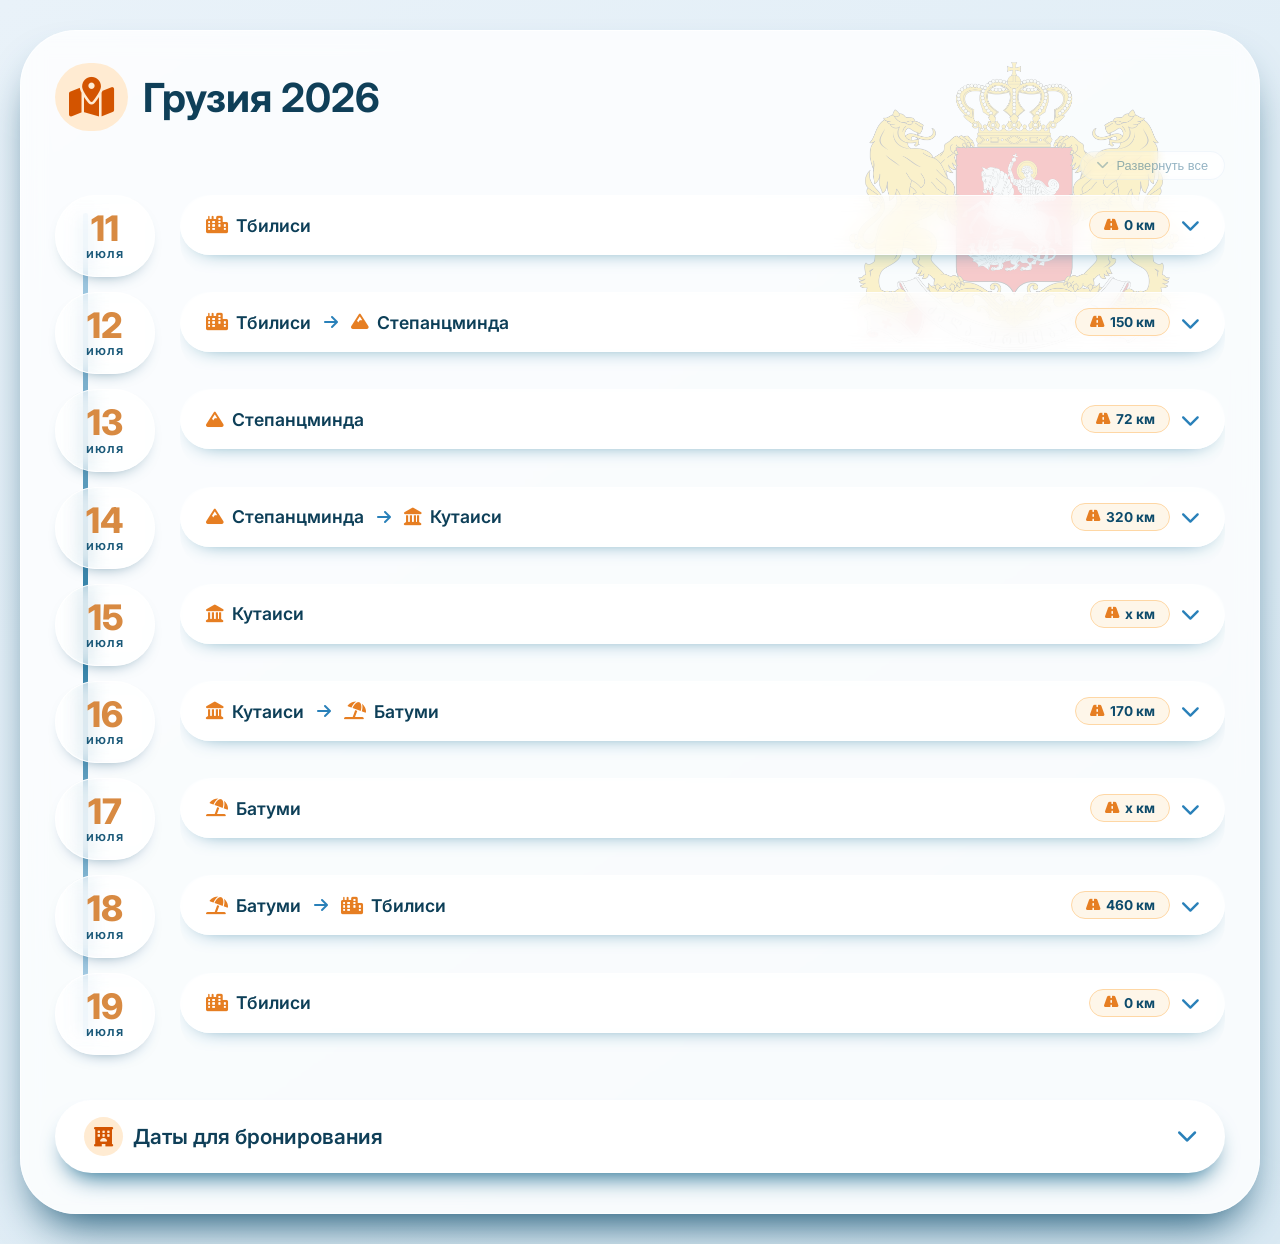
<file: index.html>
<!DOCTYPE html>
<html lang="ru">
<head>
    <meta charset="UTF-8">
    <meta name="viewport" content="width=device-width, initial-scale=1.0">
    <title>Грузия • июль 2026 • маршрут путешествия</title>
    
    <!-- Подключение CSS -->
    <link rel="stylesheet" href="css/style.css">
    
    <!-- Шрифты и иконки -->
    <link href="https://fonts.googleapis.com/css2?family=Inter:opsz,wght@14..32,400;14..32,500;14..32,600;14..32,700&display=swap" rel="stylesheet">
    <link rel="stylesheet" href="https://cdnjs.cloudflare.com/ajax/libs/font-awesome/6.0.0-beta3/css/all.min.css">
    
    <meta name="viewport" content="width=device-width, initial-scale=1.0">
    
    <style>
        /* Дополнительные стили для спойлеров дней */
        .day-spoiler {
            flex: 1;
            background: transparent;
            border-radius: 34px;
            overflow: hidden;
        }

        .day-spoiler-header {
            display: flex;
            align-items: center;
            justify-content: space-between;
            background: rgba(255, 255, 255, 0.7);
            backdrop-filter: blur(10px);
            padding: 15px 25px;
            border-radius: 34px;
            border: 1px solid rgba(255, 255, 255, 0.9);
            box-shadow: 0 8px 22px -16px #146e94;
            cursor: pointer;
            transition: all 0.2s ease;
        }

        .day-spoiler-header:hover {
            background: rgba(255, 255, 255, 0.85);
            transform: translateY(-1px);
            box-shadow: 0 12px 20px -12px #146e94;
        }

        .day-spoiler-title {
            display: flex;
            align-items: center;
            gap: 8px;
            font-weight: 600;
            font-size: 1.1rem;
            color: #0d3f58;
            flex-wrap: wrap;
        }

        .day-spoiler-title i {
            color: #e67e22;
        }



        .day-spoiler-meta {
            display: flex;
            align-items: center;
            gap: 12px;
            flex-shrink: 0;
            margin-left: 14px;
        }

        .day-distance {
            display: inline-flex;
            align-items: center;
            gap: 6px;
            background: #fef6e9;
            border: 1px solid #fed7a5;
            border-radius: 60px;
            padding: 5px 14px;
            color: #0d4b6b;
            font-size: 0.85rem;
            font-weight: 700;
            white-space: nowrap;
        }

        .day-distance i {
            color: #e67e22;
            font-size: 0.8rem;
        }

        .spoiler-arrow {
            color: #2980b9;
            font-size: 1.2rem;
            transition: transform 0.3s ease;
        }

        .day-spoiler.active .spoiler-arrow {
            transform: rotate(180deg);
        }

        .day-spoiler .day-spoiler-content {
            max-height: 0;
            overflow: hidden;
            transition: max-height 0.4s ease-out;
            margin-top: 0;
        }

        .day-spoiler.active .day-spoiler-content {
            max-height: 800px;
            margin-top: 10px;
        }

        .day-spoiler-title .transfer-arrow {
            color: #2980b9;
            font-size: 1rem;
        }

        .hotel-link {
            margin-top: 10px;
            display: flex;
            align-items: center;
            gap: 6px;
        }

        .hotel-link a {
            color: #2980b9;
            text-decoration: none;
            display: inline-flex;
            align-items: center;
            gap: 4px;
        }

        .hotel-link a:hover {
            text-decoration: underline;
        }

        @media (max-width: 680px) {
            .day-spoiler-header {
                padding: 12px 18px;
                gap: 10px;
            }
            .day-spoiler-title {
                font-size: 1rem;
            }
            .day-spoiler-meta {
                gap: 8px;
                margin-left: 0;
            }
            .day-distance {
                padding: 4px 10px;
                font-size: 0.78rem;
            }
        }
    </style>
</head>
<body>
    <div class="wrapper">
        <div class="card">
            <h1>
                <i class="fas fa-map-marked-alt"></i> Грузия 2026 
            </h1>
        <div class="spoiler-controls">
            <button class="spoiler-toggle-btn" onclick="toggleAllSpoilers()">
                <i class="fas fa-chevron-down"></i> Развернуть все
            </button>
        </div>
            

            <!-- ТАЙМЛАЙН СО СПОЙЛЕРАМИ -->
            <div class="timeline">

                <!-- 11 июля: Тбилиси -->
                <div class="row">
                    <div class="date-badge"><span class="day">11</span><div class="month">июля</div></div>
                    <div class="day-spoiler">
                        <div class="day-spoiler-header" onclick="this.parentElement.classList.toggle('active')">
                            <div class="day-spoiler-title">
                                <i class="fas fa-city"></i>
                                <span>Тбилиси</span>
                            </div>
                            <div class="day-spoiler-meta">
                                <span class="day-distance"><i class="fas fa-road"></i> 0 км</span>
                                <i class="fas fa-chevron-down spoiler-arrow"></i>
                            </div>
                        </div>
                        <div class="day-spoiler-content">
                            <div class="event-card" style="margin-top: 0;">
                                <div class="day-part">
                                    <span class="part-tag">15:20</span>
                                    <span class="desc">✈️ прилёт</span>
                                </div>
                                <div class="day-part">
                                    <span class="part-tag">16:00</span>
                                    <span class="desc">🏡 заселение в Тбилиси</span>
                                </div>
                                <div class="day-part">
                                    <span class="part-tag">вечер</span>
                                    <span class="desc">🚶 прогулка по Старому городу <br>🥟 первые хинкали в рот</span>
                                </div>
                                <span class="night-badge"><i class="fas fa-bed"></i> ночь 11→12 (в Тбилиси)</span>
                                <div class="hotel-link">
                                    <a href="https://maps.app.goo.gl/LmNzyBMN6gzXjJSb8" target="_blank">
                                        <i class="fas fa-map-marked-alt" style="color: #2e8b57;"></i> Mukhrantubani Boutique Hotel
                                    </a>
                                </div>
                            </div>
                        </div>
                    </div>
                </div>

                <!-- 12 июля: Тбилиси → Степанцминда -->
                <div class="row">
                    <div class="date-badge"><span class="day">12</span><div class="month">июля</div></div>
                    <div class="day-spoiler">
                        <div class="day-spoiler-header" onclick="this.parentElement.classList.toggle('active')">
                            <div class="day-spoiler-title">
                                <i class="fas fa-city"></i>
                                <span>Тбилиси</span>
                                <i class="fas fa-arrow-right transfer-arrow"></i>
                                <i class="fas fa-mountain"></i>
                                <span>Степанцминда</span>
                            </div>
                            <div class="day-spoiler-meta">
                                <span class="day-distance"><i class="fas fa-road"></i> 150 км</span>
                                <i class="fas fa-chevron-down spoiler-arrow"></i>
                            </div>
                        </div>
                        <div class="day-spoiler-content">
                            <div class="event-card" style="margin-top: 0;">
                                <div class="day-part">
                                    <span class="part-tag">11:00</span>
                                    <span class="desc">
                                        🎫 аренда машин 
                                        <a href="https://maps.app.goo.gl/Kcyfm25xj6F9PSZK6" target="_blank">
                                            <i class="fas fa-map-marked-alt" style="color: #2e8b57;"></i> Geodrive Cars LLC
                                        </a>
                                    </span>
                                </div>
                                <div class="day-part">
                                    <span class="part-tag">12:00</span>
                                    <span class="desc">🔑🚙 выселение из Тбилиси, дорога в Степанцминду</span>
                                </div>
                                <div class="travel-stats">
                                    <div class="stat-item">
                                        <i class="fas fa-clock stat-icon"></i>
                                        <span class="stat-value">1</span>
                                        <span class="stat-label">ч</span>
                                    </div>
                                    <div class="stat-item">
                                        <i class="fas fa-road stat-icon"></i>
                                        <span class="stat-value">60</span>
                                        <span class="stat-label">км</span>
                                    </div>
                                </div>
                                <div class="day-part">
                                    <span class="part-tag">13:00</span>
                                    <span class="desc">
                                        🌊 <a href="https://maps.app.goo.gl/zj7o4C5AtpFDwtE58" target="_blank">
                                            <i class="fas fa-map-marked-alt" style="color: #2e8b57;"></i> Жинвальское водохранилище и горы
                                        </a>
                                    </span>
                                </div>
                                <div class="travel-stats">
                                    <div class="stat-item">
                                        <i class="fas fa-clock stat-icon"></i>
                                        <span class="stat-value">10</span>
                                        <span class="stat-label">мин</span>
                                    </div>
                                    <div class="stat-item">
                                        <i class="fas fa-road stat-icon"></i>
                                        <span class="stat-value">10</span>
                                        <span class="stat-label">км</span>
                                    </div>
                                </div>
                                <div class="day-part">
                                    <span class="part-tag">14:00</span>
                                    <span class="desc">
                                        🏯 <a href="https://maps.app.goo.gl/3wsMGAnKvkc9VMxz8" target="_blank">
                                            <i class="fas fa-map-marked-alt" style="color: #2e8b57;"></i> Крепость Ананури и горы
                                        </a>
                                    </span>
                                </div>
                                <div class="travel-stats">
                                    <div class="stat-item">
                                        <i class="fas fa-clock stat-icon"></i>
                                        <span class="stat-value">2</span>
                                        <span class="stat-label">ч</span>
                                    </div>
                                    <div class="stat-item">
                                        <i class="fas fa-road stat-icon"></i>
                                        <span class="stat-value">80</span>
                                        <span class="stat-label">км</span>
                                    </div>
                                </div>
                                <div class="day-part">
                                    <span class="part-tag">18:00</span>
                                    <span class="desc">🏡 заселение в Степанцминде, 🍇🛁 отдых</span>
                                </div>
                                <span class="night-badge"><i class="fas fa-bed"></i> ночь 12→13 (в Степанцминде)</span>
                                <div class="hotel-link">
                                    <a href="https://maps.app.goo.gl/2AggvNczUiRzn6XTA" target="_blank">
                                        <i class="fas fa-map-marked-alt" style="color: #2e8b57;"></i> Donata Cottages kazbegi
                                    </a>
                                </div>
                            </div>
                        </div>
                    </div>
                </div>

                <!-- 13 июля: Степанцминда -->
                <div class="row">
                    <div class="date-badge"><span class="day">13</span><div class="month">июля</div></div>
                    <div class="day-spoiler">
                        <div class="day-spoiler-header" onclick="this.parentElement.classList.toggle('active')">
                            <div class="day-spoiler-title">
                                <i class="fas fa-mountain"></i>
                                <span>Степанцминда</span>
                            </div>
                            <div class="day-spoiler-meta">
                                <span class="day-distance"><i class="fas fa-road"></i> 72 км</span>
                                <i class="fas fa-chevron-down spoiler-arrow"></i>
                            </div>
                        </div>
                        <div class="day-spoiler-content">
                            <div class="event-card" style="margin-top: 0;">
                                <div class="day-part">
                                    <span class="part-tag">10:00</span>
                                    <span class="desc">🚙🚗 Прыгаем в куперы</span>
                                </div>
                                <div class="travel-stats">
                                    <div class="stat-item">
                                        <i class="fas fa-clock stat-icon"></i>
                                        <span class="stat-value">20</span>
                                        <span class="stat-label">мин</span>
                                    </div>
                                    <div class="stat-item">
                                        <i class="fas fa-road stat-icon"></i>
                                        <span class="stat-value">15</span>
                                        <span class="stat-label">км</span>
                                    </div>
                                </div>
                                <div class="day-part">
                                    <span class="part-tag">10:30</span>
                                    <span class="desc">
                                        ⛪ <a href="https://maps.app.goo.gl/CHnESN2vHGnRUgbT9" target="_blank">
                                            <i class="fas fa-map-marked-alt" style="color: #2e8b57;"></i> Гергетская Троица  </a>
                                    </span>
                                </div>
                                <div class="travel-stats">
                                    <div class="stat-item">
                                        <i class="fas fa-clock stat-icon"></i>
                                        <span class="stat-value">40</span>
                                        <span class="stat-label">мин</span>
                                    </div>
                                    <div class="stat-item">
                                        <i class="fas fa-road stat-icon"></i>
                                        <span class="stat-value">30</span>
                                        <span class="stat-label">км</span>
                                    </div>
                                </div>
                                <div class="day-part">
                                    <span class="part-tag">13:00</span>
                                    <span class="desc">🚶‍♂️ <a href="https://maps.app.goo.gl/mvTitgFzewTihcqL6" target="_blank">
                                            <i class="fas fa-map-marked-alt" style="color: #2e8b57;"></i> Долина Трусов  </a>
                                    </span>
                                </div>
                                <div class="travel-stats">
                                    <div class="stat-item">
                                        <i class="fas fa-clock stat-icon"></i>
                                        <span class="stat-value">30</span>
                                        <span class="stat-label">мин</span>
                                    </div>
                                    <div class="stat-item">
                                        <i class="fas fa-road stat-icon"></i>
                                        <span class="stat-value">20</span>
                                        <span class="stat-label">км</span>
                                    </div>
                                </div>
                                <div class="day-part">
                                    <span class="part-tag">16:00</span>
                                    <span class="desc">🏞️ Долина Джута (<a href="https://maps.app.goo.gl/2FaK3zvSsaC4P5YZA" target="_blank">
                                            <i class="fas fa-map-marked-alt" style="color: #2e8b57;"></i> село Сно и окрестности) </a>
                                    </span>
                                </div>
                                <div class="travel-stats">
                                    <div class="stat-item">
                                        <i class="fas fa-clock stat-icon"></i>
                                        <span class="stat-value">10</span>
                                        <span class="stat-label">мин</span>
                                    </div>
                                    <div class="stat-item">
                                        <i class="fas fa-road stat-icon"></i>
                                        <span class="stat-value">7</span>
                                        <span class="stat-label">км</span>
                                    </div>
                                </div>
                                <div class="day-part">
                                    <span class="part-tag">20:00</span>
                                    <span class="desc">🍇🛁 отдых</span>
                                </div>
                                <span class="night-badge"><i class="fas fa-bed"></i> ночь 13→14 (2-я в Степанцминде)</span>
                                <div class="hotel-link">
                                    <a href="https://maps.app.goo.gl/2AggvNczUiRzn6XTA" target="_blank">
                                        <i class="fas fa-map-marked-alt" style="color: #2e8b57;"></i> Donata Cottages kazbegi
                                    </a>
                                </div>
                            </div>
                        </div>
                    </div>
                </div>

                <!-- 14 июля: Степанцминда → Кутаиси -->
                <div class="row">
                    <div class="date-badge"><span class="day">14</span><div class="month">июля</div></div>
                    <div class="day-spoiler">
                        <div class="day-spoiler-header" onclick="this.parentElement.classList.toggle('active')">
                            <div class="day-spoiler-title">
                                <i class="fas fa-mountain"></i>
                                <span>Степанцминда</span>
                                <i class="fas fa-arrow-right transfer-arrow"></i>
                                <i class="fas fa-landmark"></i>
                                <span>Кутаиси</span>
                            </div>
                            <div class="day-spoiler-meta">
                                <span class="day-distance"><i class="fas fa-road"></i> 320 км</span>
                                <i class="fas fa-chevron-down spoiler-arrow"></i>
                            </div>
                        </div>
                        <div class="day-spoiler-content">
                            <div class="event-card" style="margin-top: 0;">
                                <div class="day-part">
                                    <span class="part-tag">10:00</span>
                                    <span class="desc">🔑🚙 выселение из Степанцминды, дорога в Кутаиси</span>
                                </div>
                                <div class="travel-stats">
                                    <div class="stat-item">
                                        <i class="fas fa-clock stat-icon"></i>
                                        <span class="stat-value">3</span>
                                        <span class="stat-label">ч</span>
                                    </div>
                                    <div class="stat-item">
                                        <i class="fas fa-road stat-icon"></i>
                                        <span class="stat-value">120</span>
                                        <span class="stat-label">км</span>
                                    </div>
                                </div>
                                <div class="day-part">
                                    <span class="part-tag">13:00</span>
                                    <span class="desc">
                                        🏛️ <a href="https://maps.app.goo.gl/3wsMGAnKvkc9VMxz8" target="_blank">
                                            <i class="fas fa-map-marked-alt" style="color: #2e8b57;"></i> Собор Светицховели
                                        </a> и Мцхета
                                    </span>
                                </div>
                                <div class="travel-stats">
                                    <div class="stat-item">
                                        <i class="fas fa-clock stat-icon"></i>
                                        <span class="stat-value">3</span>
                                        <span class="stat-label">ч</span>
                                    </div>
                                    <div class="stat-item">
                                        <i class="fas fa-road stat-icon"></i>
                                        <span class="stat-value">200</span>
                                        <span class="stat-label">км</span>
                                    </div>
                                </div>
                                <div class="day-part">
                                    <span class="part-tag">18:00</span>
                                    <span class="desc">🏡 заселение в Кутаиси, 🍇 отдых</span>
                                </div>
                                <span class="night-badge"><i class="fas fa-bed"></i> ночь 14→15 (в Кутаиси)</span>
                                <div class="hotel-link">
                                    <a href="https://maps.app.goo.gl/4CsmbQW18RQ9grdx7" target="_blank">
                                        <i class="fas fa-map-marked-alt" style="color: #2e8b57;"></i> Gelati Residence Hotel & Restaurant
                                    </a>
                                </div>
                            </div>
                        </div>
                    </div>
                </div>

                <!-- 15 июля: Кутаиси -->
                <div class="row">
                    <div class="date-badge"><span class="day">15</span><div class="month">июля</div></div>
                    <div class="day-spoiler">
                        <div class="day-spoiler-header" onclick="this.parentElement.classList.toggle('active')">
                            <div class="day-spoiler-title">
                                <i class="fas fa-landmark"></i>
                                <span>Кутаиси</span>
                            </div>
                            <div class="day-spoiler-meta">
                                <span class="day-distance"><i class="fas fa-road"></i> х км</span>
                                <i class="fas fa-chevron-down spoiler-arrow"></i>
                            </div>
                        </div>
                        <div class="day-spoiler-content">
                            <div class="event-card" style="margin-top: 0;">
                                <div class="day-part">
                                    <span class="part-tag">10:00</span>
                                    <span class="desc">🚙🚗 Прыгаем в куперы</span>
                                </div>
                                <div class="travel-stats">
                                    <div class="stat-item">
                                        <i class="fas fa-clock stat-icon"></i>
                                        <span class="stat-value">х</span>
                                        <span class="stat-label">ч</span>
                                    </div>
                                    <div class="stat-item">
                                        <i class="fas fa-road stat-icon"></i>
                                        <span class="stat-value">х</span>
                                        <span class="stat-label">км</span>
                                    </div>
                                </div>
                                <div class="day-part">
                                    <span class="part-tag">утро</span>
                                    <span class="desc">🌲 Каньон Окаце</span>
                                </div>
                                <div class="day-part">
                                    <span class="part-tag">день</span>
                                    <span class="desc">🛶 Мартвильский каньон</span>
                                </div>
                                <div class="day-part">
                                    <span class="part-tag">вечер</span>
                                    <span class="desc">🛋️ отдых</span>
                                </div>
                                <span class="night-badge"><i class="fas fa-bed"></i> ночь 15→16 (2-я в Кутаиси)</span>
                                <div class="hotel-link">
                                    <a href="https://maps.app.goo.gl/4CsmbQW18RQ9grdx7" target="_blank">
                                        <i class="fas fa-map-marked-alt" style="color: #2e8b57;"></i> Gelati Residence Hotel & Restaurant
                                    </a>
                                </div>
                            </div>
                        </div>
                    </div>
                </div>

                <!-- 16 июля: Кутаиси → Батуми -->
                <div class="row">
                    <div class="date-badge"><span class="day">16</span><div class="month">июля</div></div>
                    <div class="day-spoiler">
                        <div class="day-spoiler-header" onclick="this.parentElement.classList.toggle('active')">
                            <div class="day-spoiler-title">
                                <i class="fas fa-landmark"></i>
                                <span>Кутаиси</span>
                                <i class="fas fa-arrow-right transfer-arrow"></i>
                                <i class="fas fa-umbrella-beach"></i>
                                <span>Батуми</span>
                            </div>
                            <div class="day-spoiler-meta">
                                <span class="day-distance"><i class="fas fa-road"></i> 170 км</span>
                                <i class="fas fa-chevron-down spoiler-arrow"></i>
                            </div>
                        </div>
                        <div class="day-spoiler-content">
                            <div class="event-card" style="margin-top: 0;">
                                <div class="day-part">
                                    <span class="part-tag">12:00</span>
                                    <span class="desc">🔑🚙 выселение из Кутаиси, дорога в Батуми</span>
                                </div>
                                <div class="travel-stats">
                                    <div class="stat-item">
                                        <i class="fas fa-clock stat-icon"></i>
                                        <span class="stat-value">3</span>
                                        <span class="stat-label">ч</span>
                                    </div>
                                    <div class="stat-item">
                                        <i class="fas fa-road stat-icon"></i>
                                        <span class="stat-value">170</span>
                                        <span class="stat-label">км</span>
                                    </div>
                                </div>
                                <div class="day-part">
                                    <span class="part-tag">15:00</span>
                                    <span class="desc">🏡 заселение в Батуми</span>
                                </div>
                                <div class="day-part">
                                    <span class="part-tag" style="background: rgba(255, 80, 140, 0.9); backdrop-filter: blur(4px); border-color: rgba(255, 150, 170, 0.3);">19:00</span>
                                    <span class="desc">
                                        <strong>🎤 Валерончик у девочек</strong>
                                        <a href="https://maps.app.goo.gl/j7LVzaBK6Jkaja2Y6" target="_blank">
                                            <i class="fas fa-map-marked-alt" style="color: #2e8b57;"></i> Теннисный корт
                                        </a>
                                    </span>
                                </div>
                                <div class="day-part">
                                    <span class="part-tag" style="background: rgba(102, 0, 25, 0.9); backdrop-filter: blur(4px); border-color: rgba(150, 30, 50, 0.3); color: #fff0f5;">вечер</span>
                                    <span class="desc">🥟 хинкали у мужиков, 🍷 винишко у деда</span>
                                </div>
                                <span class="night-badge"><i class="fas fa-bed"></i> ночь 16→17 (в Батуми)</span>
                                <div class="hotel-link">
                                    <a href="https://maps.app.goo.gl/Z53iozfhUiRd48u38" target="_blank">
                                        <i class="fas fa-map-marked-alt" style="color: #2e8b57;"></i> Hampton by Hilton Batumi Center
                                    </a>
                                </div>
                            </div>
                        </div>
                    </div>
                </div>

                <!-- 17 июля: Батуми -->
                <div class="row">
                    <div class="date-badge"><span class="day">17</span><div class="month">июля</div></div>
                    <div class="day-spoiler">
                        <div class="day-spoiler-header" onclick="this.parentElement.classList.toggle('active')">
                            <div class="day-spoiler-title">
                                <i class="fas fa-umbrella-beach"></i>
                                <span>Батуми</span>
                            </div>
                            <div class="day-spoiler-meta">
                                <span class="day-distance"><i class="fas fa-road"></i> х км</span>
                                <i class="fas fa-chevron-down spoiler-arrow"></i>
                            </div>
                        </div>
                        <div class="day-spoiler-content">
                            <div class="event-card" style="margin-top: 0;">
                                <div class="day-part">
                                    <span class="part-tag">10:00</span>
                                    <span class="desc">🚙🚗 Прыгаем в куперы</span>
                                </div>
                                <div class="travel-stats">
                                    <div class="stat-item">
                                        <i class="fas fa-clock stat-icon"></i>
                                        <span class="stat-value">х</span>
                                        <span class="stat-label">ч</span>
                                    </div>
                                    <div class="stat-item">
                                        <i class="fas fa-road stat-icon"></i>
                                        <span class="stat-value">х</span>
                                        <span class="stat-label">км</span>
                                    </div>
                                </div>
                                <div class="day-part">
                                    <span class="part-tag">утро</span>
                                    <span class="desc">⛰️ выезд в горную Аджарию (водопады, виды)</span>
                                </div>
                                <div class="day-part">
                                    <span class="part-tag">день</span>
                                    <span class="desc">🌊 выезд в горную Аджарию (водопады, виды)</span>
                                </div>
                                <div class="day-part">
                                    <span class="part-tag">вечер</span>
                                    <span class="desc">🛋️ отдых</span>
                                </div>
                                <span class="night-badge"><i class="fas fa-bed"></i> ночь 17→18 (2-я в Батуми)</span>
                                <div class="hotel-link">
                                    <a href="https://maps.app.goo.gl/Z53iozfhUiRd48u38" target="_blank">
                                        <i class="fas fa-map-marked-alt" style="color: #2e8b57;"></i> Hampton by Hilton Batumi Center
                                    </a>
                                </div>
                            </div>
                        </div>
                    </div>
                </div>

                <!-- 18 июля: Батуми → Тбилиси -->
                <div class="row">
                    <div class="date-badge"><span class="day">18</span><div class="month">июля</div></div>
                    <div class="day-spoiler">
                        <div class="day-spoiler-header" onclick="this.parentElement.classList.toggle('active')">
                            <div class="day-spoiler-title">
                                <i class="fas fa-umbrella-beach"></i>
                                <span>Батуми</span>
                                <i class="fas fa-arrow-right transfer-arrow"></i>
                                <i class="fas fa-city"></i>
                                <span>Тбилиси</span>
                            </div>
                            <div class="day-spoiler-meta">
                                <span class="day-distance"><i class="fas fa-road"></i> 460 км</span>
                                <i class="fas fa-chevron-down spoiler-arrow"></i>
                            </div>
                        </div>
                        <div class="day-spoiler-content">
                            <div class="event-card" style="margin-top: 0;">
                                <div class="day-part">
                                    <span class="part-tag">09:00</span>
                                    <span class="desc">🔑🚙 выселение из Батуми, дорога в Тбилиси</span>
                                </div>
                                <div class="travel-stats">
                                    <div class="stat-item">
                                        <i class="fas fa-clock stat-icon"></i>
                                        <span class="stat-value">5</span>
                                        <span class="stat-label">ч</span>
                                    </div>
                                    <div class="stat-item">
                                        <i class="fas fa-road stat-icon"></i>
                                        <span class="stat-value">250</span>
                                        <span class="stat-label">км</span>
                                    </div>
                                </div>
                                <div class="day-part">
                                    <span class="part-tag">14:00</span>
                                    <span class="desc">
                                        ⛪ <a href="https://maps.app.goo.gl/A9Z1YrBbLBx6zK6p9" target="_blank">
                                            <i class="fas fa-map-marked-alt" style="color: #2e8b57;"></i> монастырь Мцване (Зеленый монастырь)
                                        </a>
                                    </span>
                                </div>
                                <div class="travel-stats">
                                    <div class="stat-item">
                                        <i class="fas fa-clock stat-icon"></i>
                                        <span class="stat-value">20</span>
                                        <span class="stat-label">мин</span>
                                    </div>
                                    <div class="stat-item">
                                        <i class="fas fa-road stat-icon"></i>
                                        <span class="stat-value">10</span>
                                        <span class="stat-label">км</span>
                                    </div>
                                </div>
                                <div class="day-part">
                                    <span class="part-tag">15:00</span>
                                    <span class="desc">
                                        💧 <a href="https://maps.app.goo.gl/pisjWBYZjCfAT2cs6" target="_blank">
                                            <i class="fas fa-map-marked-alt" style="color: #2e8b57;"></i> Боржоми (Центральный парк)
                                        </a>
                                    </span>
                                </div>
                                <div class="travel-stats">
                                    <div class="stat-item">
                                        <i class="fas fa-clock stat-icon"></i>
                                        <span class="stat-value">2</span>
                                        <span class="stat-label">ч</span>
                                    </div>
                                    <div class="stat-item">
                                        <i class="fas fa-road stat-icon"></i>
                                        <span class="stat-value">100</span>
                                        <span class="stat-label">км</span>
                                    </div>
                                </div>
                                <div class="day-part">
                                    <span class="part-tag">19:00</span>
                                    <span class="desc">
                                        🏜️ <a href="https://maps.app.goo.gl/axVdjmiZdKWd8PrM8" target="_blank">
                                            <i class="fas fa-map-marked-alt" style="color: #2e8b57;"></i> Уплисцихе (пещерный город)
                                        </a>
                                    </span>
                                </div>
                                <div class="travel-stats">
                                    <div class="stat-item">
                                        <i class="fas fa-clock stat-icon"></i>
                                        <span class="stat-value">2</span>
                                        <span class="stat-label">ч</span>
                                    </div>
                                    <div class="stat-item">
                                        <i class="fas fa-road stat-icon"></i>
                                        <span class="stat-value">100</span>
                                        <span class="stat-label">км</span>
                                    </div>
                                </div>
                                <div class="day-part">
                                    <span class="part-tag">22:00</span>
                                    <span class="desc">🏡 заселение в Тбилиси</span>
                                </div>
                                <div class="day-part">
                                    <span class="part-tag">22:00</span>
                                    <span class="desc">
                                        🎫 сдача машин 
                                        <a href="https://maps.app.goo.gl/Kcyfm25xj6F9PSZK6" target="_blank">
                                            <i class="fas fa-map-marked-alt" style="color: #2e8b57;"></i> Geodrive Cars LLC
                                        </a>
                                    </span>
                                </div>
                                <span class="night-badge"><i class="fas fa-bed"></i> ночь 18→19 (в Тбилиси)</span>
                                <div class="hotel-link">
                                    <a href="https://maps.app.goo.gl/XNasYVMZ64vMSdVZ6" target="_blank">
                                        <i class="fas fa-map-marked-alt" style="color: #2e8b57;"></i> Folk Boutique Hotel
                                    </a>
                                </div>
                            </div>
                        </div>
                    </div>
                </div>

                <!-- 19 июля: Тбилиси -->
                <div class="row">
                    <div class="date-badge"><span class="day">19</span><div class="month">июля</div></div>
                    <div class="day-spoiler">
                        <div class="day-spoiler-header" onclick="this.parentElement.classList.toggle('active')">
                            <div class="day-spoiler-title">
                                <i class="fas fa-city"></i>
                                <span>Тбилиси</span>
                            </div>
                            <div class="day-spoiler-meta">
                                <span class="day-distance"><i class="fas fa-road"></i> 0 км</span>
                                <i class="fas fa-chevron-down spoiler-arrow"></i>
                            </div>
                        </div>
                        <div class="day-spoiler-content">
                            <div class="event-card" style="margin-top: 0;">
                                <div class="day-part">
                                    <span class="part-tag">12:00</span>
                                    <span class="desc">🚶 выселение</span>
                                </div>
                                <div class="day-part">
                                    <span class="part-tag">день</span>
                                    <span class="desc">🥟 крайние хинкали в рот</span>
                                </div>
                                <div class="day-part">
                                    <span class="part-tag">16:15</span>
                                    <span class="desc">✈️ вылет</span>
                                </div>
                                <span class="night-badge" style="background:#d4efe3;"><i class="fas fa-check-circle" style="color:#2ecc71;"></i> relax complete</span>
                            </div>
                        </div>
                    </div>
                </div>
            </div>
  <!-- БЛОК ДЛЯ БРОНИРОВАНИЯ ОТЕЛЕЙ (СПОЙЛЕР) -->
<div class="hotel-spoiler">
    <div class="spoiler-header" onclick="this.parentElement.classList.toggle('active')">
        <div style="display: flex; align-items: center; gap: 10px;">
            <i class="fas fa-hotel" style="background: #ffebd2; padding: 10px; border-radius: 60px; color: #d35400; font-size: 1.2rem;"></i>
            <span style="font-size: 1.3rem; font-weight: 600; color: #0f3f58;">Даты для бронирования</span>
        </div>
        <i class="fas fa-chevron-down spoiler-arrow" style="color: #2980b9; font-size: 1.3rem; transition: transform 0.3s ease;"></i>
    </div>
    
    <div class="spoiler-content">
        <div class="flight-info"><i class="fas fa-plane"></i> 11.07 прилёт 15:25 → 19.07 вылет 16:15</div>
        <div class="hotel-compact" style="margin-top: 5px; box-shadow: none; border: 1px solid rgba(230, 126, 34, 0.1);">
            <div class="compact-grid">
                <div class="compact-item">
                    <span class="compact-city">🏙️ Тбилиси</span>
                    <div class="compact-dates"><i class="fas fa-calendar-plus"></i> 11 · 18</div>
                    <div class="compact-divider"></div>
                    <span class="compact-note">заезд 11.07 в 16:00 · выезд 12.07 в 12:00</span>
                    <span class="compact-note">заезд 18.07 в 22:00 · выезд в 19.07 12:00</span>
                </div>
                <div class="compact-item">
                    <span class="compact-city">⛰️ Степанцминда</span>
                    <div class="compact-dates"><i class="fas fa-calendar-plus"></i> 12 · 13</div>
                    <div class="compact-divider"></div>
                    <span class="compact-note">заезд 12.07 в 18:00 · выезд 14.07 в 10:00</span>
                </div>
                <div class="compact-item">
                    <span class="compact-city">🏛️ Кутаиси</span>
                    <div class="compact-dates"><i class="fas fa-calendar-plus"></i> 14 · 15</div>
                    <div class="compact-divider"></div>
                    <span class="compact-note">заезд 14.07 в 18:00 · выезд 16.07 в 12:00</span>
                </div>
                <div class="compact-item">
                    <span class="compact-city">🌊 Батуми</span>
                    <div class="compact-dates"><i class="fas fa-calendar-plus"></i> 16 · 17</div>
                    <div class="compact-divider"></div>
                    <span class="compact-note">заезд 16.07 в 15:00 · выезд 18.07 в 09:00</span>
                </div>
            </div>
            <div class="summary-mini">
                <i class="fas fa-bed" style="color:#2ecc71;"></i> Гостиницы 8 ночей: Тбилиси (2), Степанцминда (2), Кутаиси (2), Батуми (2)
            </div>
            <div class="summary-mini">
                <i class="fas fa-car" style="color:#2ecc71;"></i> Машины 8 дней: с 11:00 12.07 до 22:00 18.07
            </div>
        </div>
    </div>
</div>
            
<script>
// Функция для обновления состояния кнопки
function updateToggleButton() {
    const daySpoilers = document.querySelectorAll('.day-spoiler');
    const hotelSpoiler = document.querySelector('.hotel-spoiler');
    const button = document.querySelector('.spoiler-toggle-btn');
    
    // Проверяем, раскрыт ли хотя бы один спойлер
    const anyExpanded = Array.from(daySpoilers).some(spoiler => 
        spoiler.classList.contains('active')
    ) || (hotelSpoiler && hotelSpoiler.classList.contains('active'));
    
    if (anyExpanded) {
        button.innerHTML = '<i class="fas fa-chevron-up"></i> Свернуть все';
    } else {
        button.innerHTML = '<i class="fas fa-chevron-down"></i> Развернуть все';
    }
}

// Функция для переключения всех спойлеров
function toggleAllSpoilers() {
    const daySpoilers = document.querySelectorAll('.day-spoiler');
    const hotelSpoiler = document.querySelector('.hotel-spoiler');
    
    // Проверяем, раскрыт ли хотя бы один спойлер
    const anyExpanded = Array.from(daySpoilers).some(spoiler => 
        spoiler.classList.contains('active')
    ) || (hotelSpoiler && hotelSpoiler.classList.contains('active'));
    
    if (anyExpanded) {
        // Сворачиваем все
        daySpoilers.forEach(spoiler => spoiler.classList.remove('active'));
        if (hotelSpoiler) hotelSpoiler.classList.remove('active');
    } else {
        // Раскрываем все
        daySpoilers.forEach(spoiler => spoiler.classList.add('active'));
        if (hotelSpoiler) hotelSpoiler.classList.add('active');
    }
    
    // Обновляем кнопку
    updateToggleButton();
}

// Добавляем обработчики для каждого спойлера
document.addEventListener('DOMContentLoaded', function() {
    // Для спойлеров дней
    document.querySelectorAll('.day-spoiler-header').forEach(header => {
        header.addEventListener('click', function() {
            // Небольшая задержка, чтобы спойлер успел открыться/закрыться
            setTimeout(updateToggleButton, 50);
        });
    });
    
    // Для спойлера отелей
    const hotelHeader = document.querySelector('.hotel-spoiler .spoiler-header');
    if (hotelHeader) {
        hotelHeader.addEventListener('click', function() {
            setTimeout(updateToggleButton, 50);
        });
    }
    
    // Инициализация при загрузке
    updateToggleButton();
});
</script>
</file>
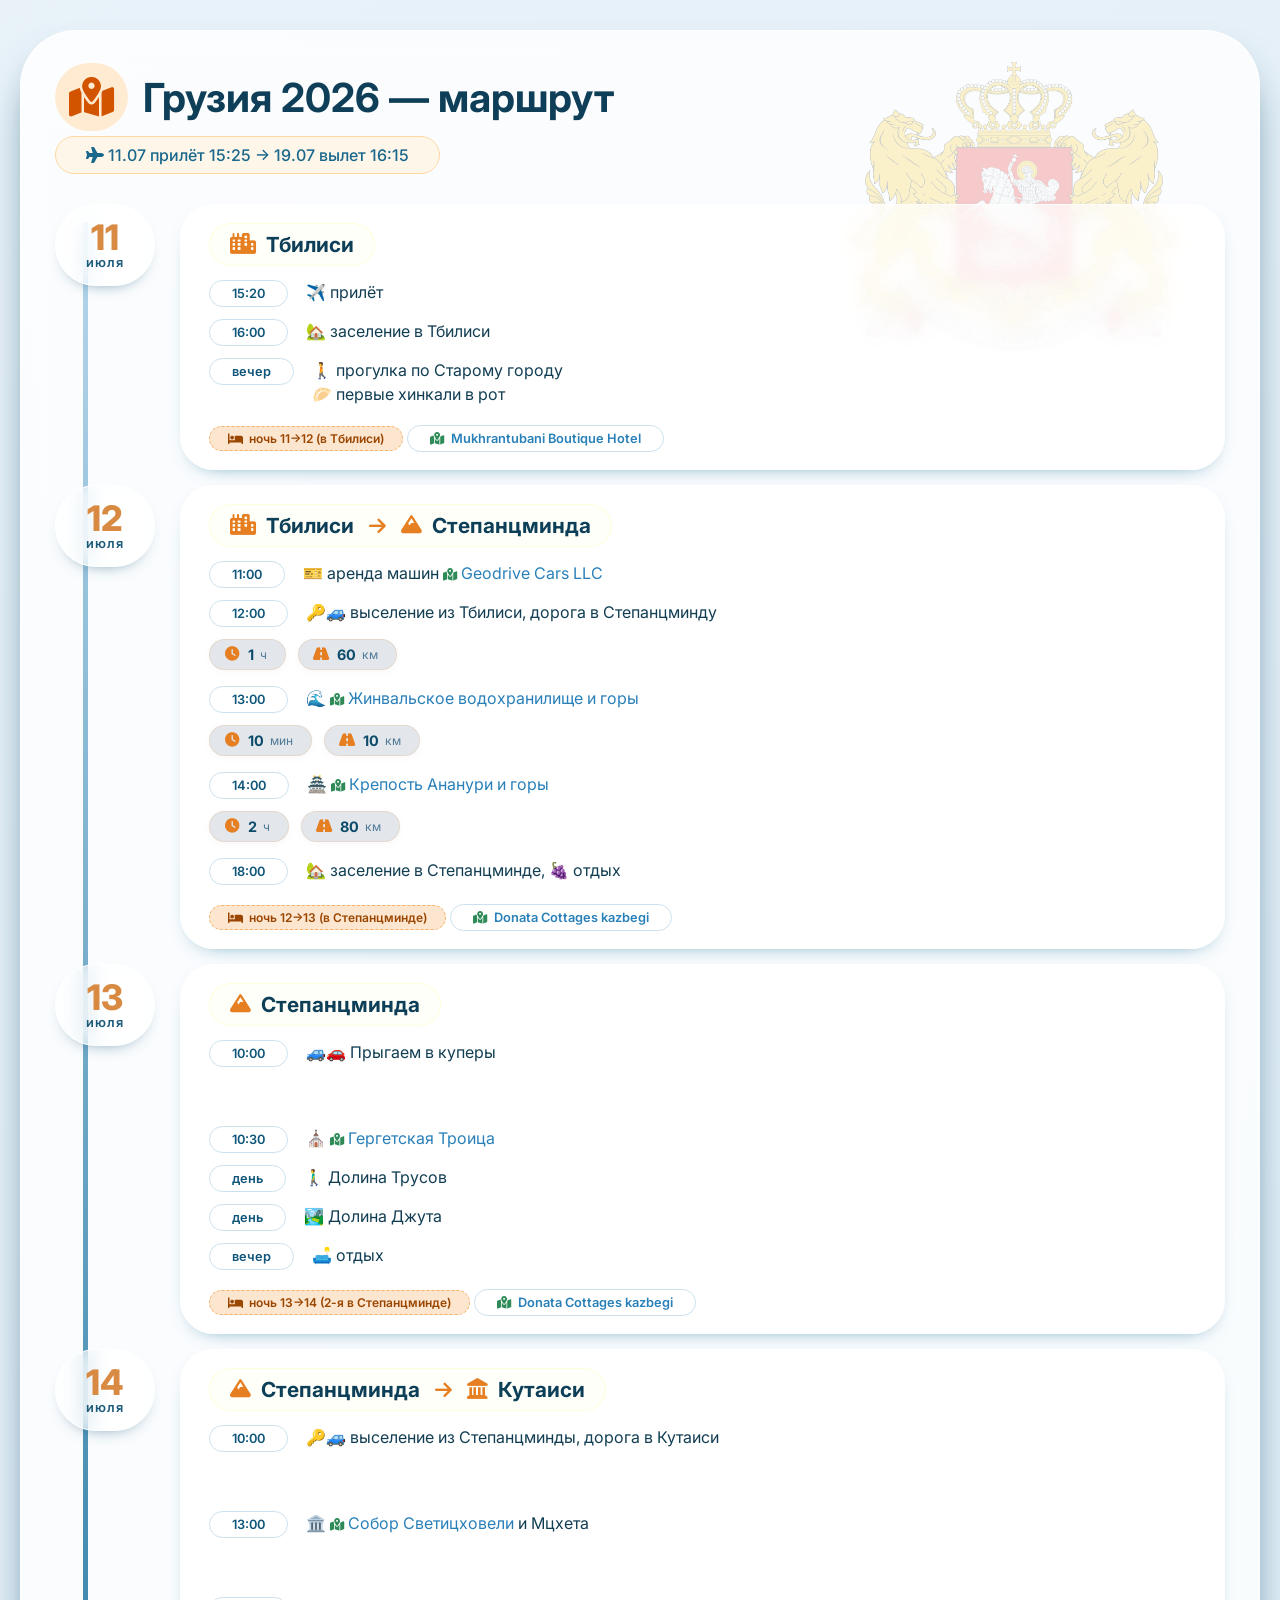
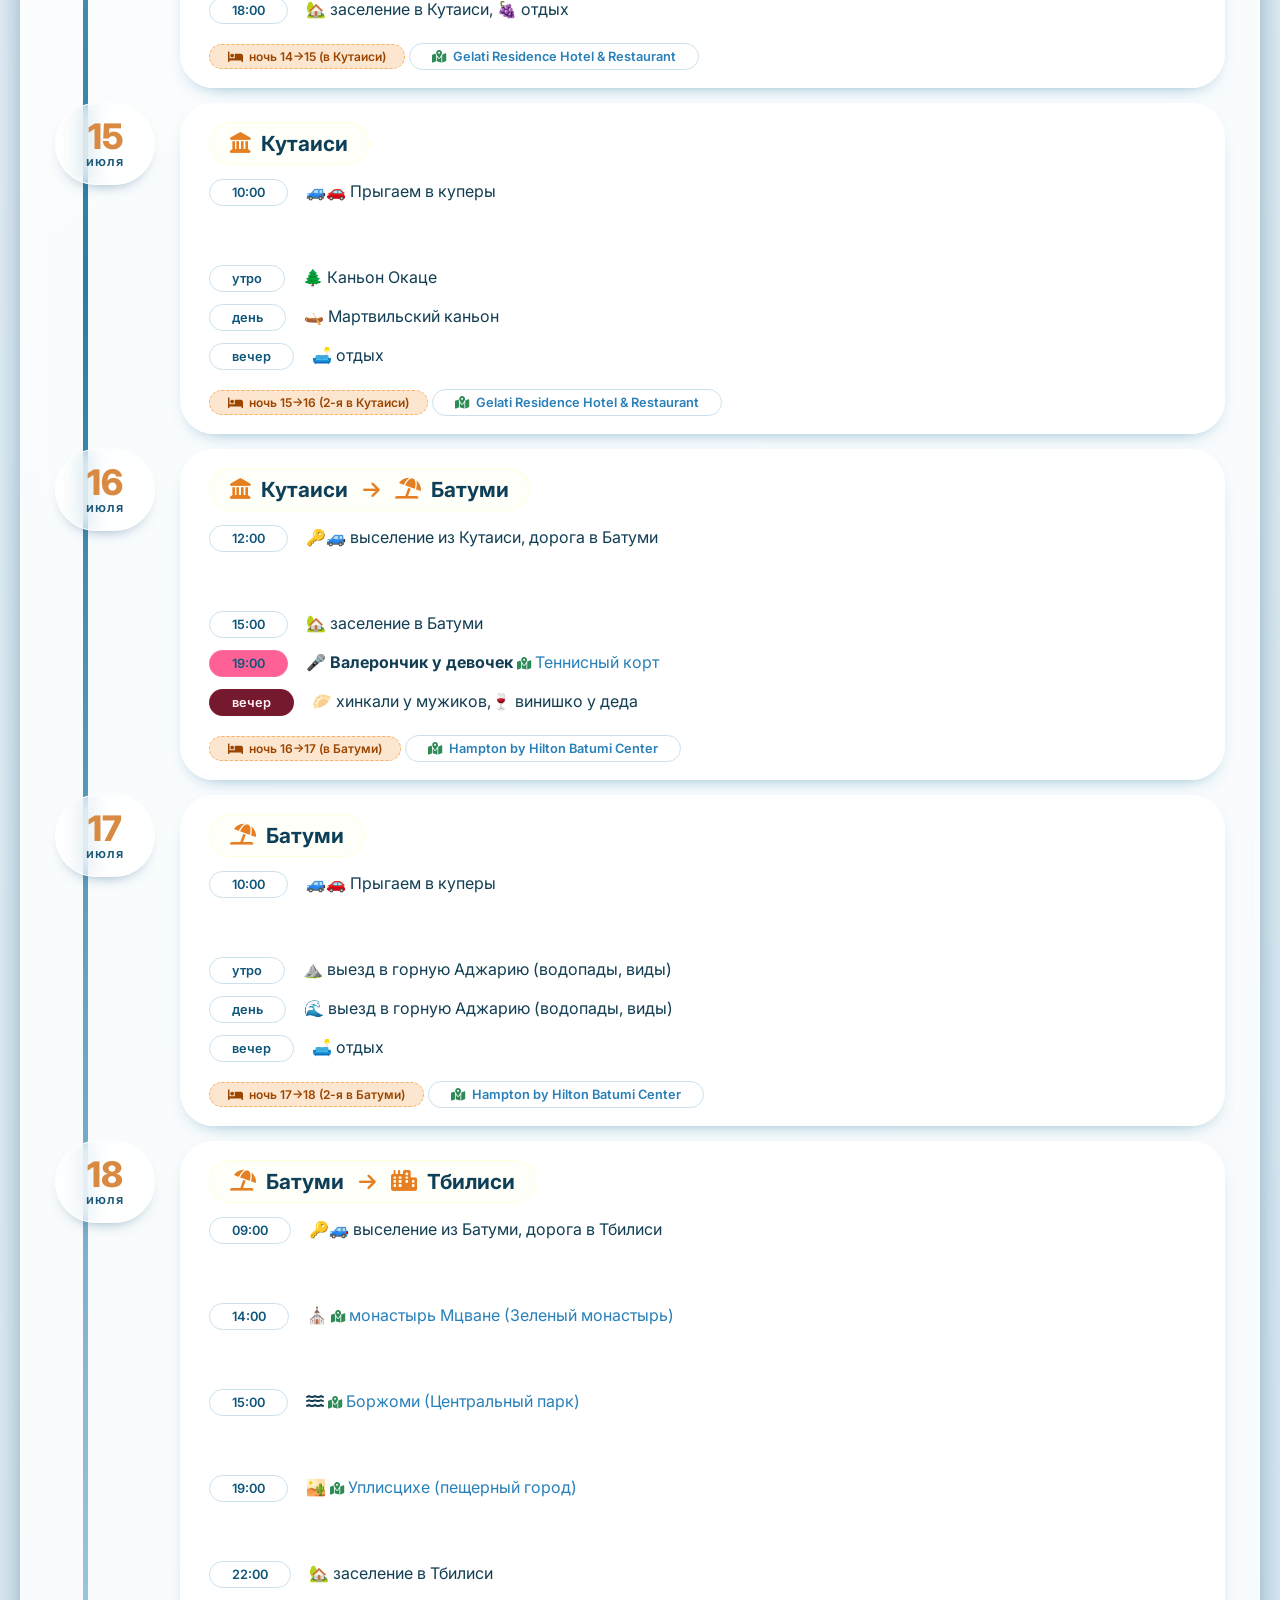
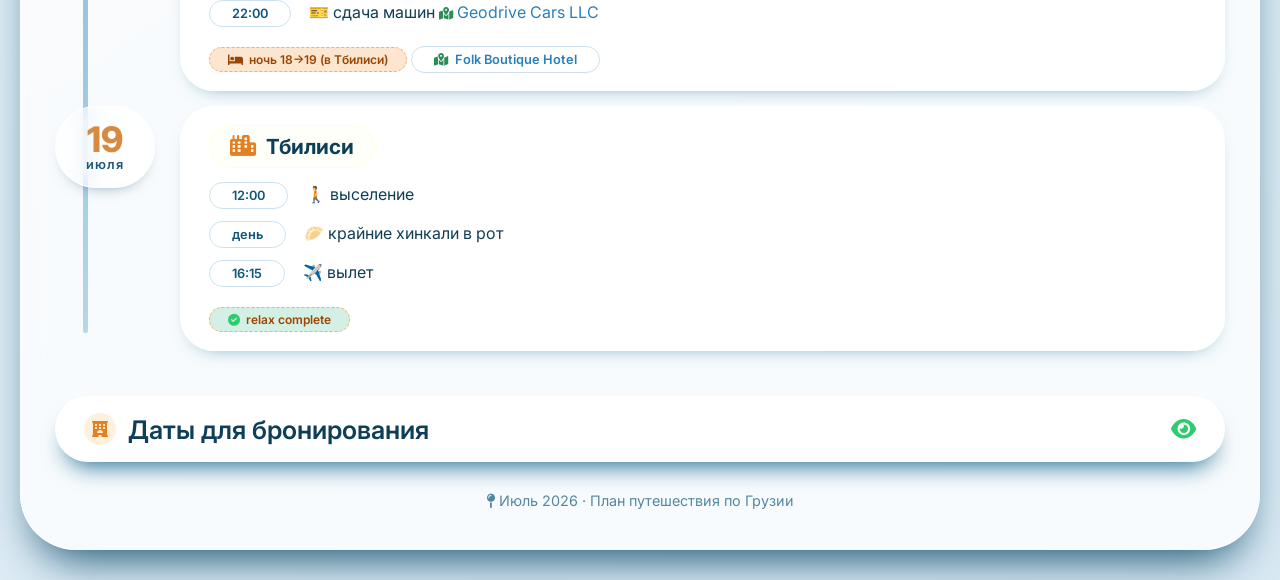
<file: index1.html>
<!DOCTYPE html>
<html lang="ru">
<head>
    <meta charset="UTF-8">
    <meta name="viewport" content="width=device-width, initial-scale=1.0">
    <title>Грузия • июль 2026 • маршрут путешествия</title>
    
    <!-- Подключение CSS -->
    <link rel="stylesheet" href="css/style.css">
    
    <!-- Шрифты и иконки -->
    <link href="https://fonts.googleapis.com/css2?family=Inter:opsz,wght@14..32,400;14..32,500;14..32,600;14..32,700&display=swap" rel="stylesheet">
    <link rel="stylesheet" href="https://cdnjs.cloudflare.com/ajax/libs/font-awesome/6.0.0-beta3/css/all.min.css">
    
    <meta name="viewport" content="width=device-width, initial-scale=1.0">
    
</head>
<body>
    <div class="wrapper">
        <div class="card">
            <h1>
                <i class="fas fa-map-marked-alt"></i> Грузия 2026 — маршрут
            </h1>
            <div class="flight-info">
                <i class="fas fa-plane"></i> 11.07 прилёт 15:25 → 19.07 вылет 16:15
            </div>

            <!-- ТАЙМЛАЙН -->
            <div class="timeline">

                <!-- 11 июля: Тбилиси -->
                <div class="row">
                    <div class="date-badge"><span class="day">11</span><div class="month">июля</div></div>
                    <div class="event-card">
                        <div class="city-header">
                            <i class="fas fa-city"></i> Тбилиси
                        </div>
                        <div class="day-part">
                            <span class="part-tag"> 15:20</span>
                            <span class="desc">✈️ прилёт </span>
                        </div>
                         <div class="day-part">
                            <span class="part-tag"> 16:00</span>
                            <span class="desc">🏡 заселение в Тбилиси </span>
                        </div>
                        <div class="day-part">
                            <span class="part-tag">вечер</span>
                            <span class="desc">🚶 прогулка по Старому городу <br>🥟 первые хинкали в рот</span>
                        </div>
                        <span class="night-badge"><i class="fas fa-bed"></i> ночь 11→12 (в Тбилиси)</span>
                        <span class="part-tag">
                            <span class="desc">
                                <a href="https://maps.app.goo.gl/LmNzyBMN6gzXjJSb8" style="color: #2980b9; text-decoration: none"; target="_blank">
                                    <i class="fas fa-map-marked-alt" style="font-size: 0.8rem; color: #2e8b57;"></i> Mukhrantubani Boutique Hotel 
                                </a>
                            </span>      
                        </span>
                    </div>
                </div>
                

                <!-- 12 июля: Тбилиси → Степанцминда (переезд, но без спецоформления) -->
                <div class="row">
                    <div class="date-badge"><span class="day">12</span><div class="month">июля</div></div>
                    <div class="event-card">
                        <div class="city-header">
                            <i class="fas fa-city"></i> Тбилиси 
                            <i class="fas fa-arrow-right transfer-arrow"></i>
                            <i class="fas fa-mountain"></i> Степанцминда
                        </div>
                        
                        <div class="day-part">
                            <span class="part-tag">11:00</span>
                            <span class="desc">🎫 аренда машин <a href="https://maps.app.goo.gl/Kcyfm25xj6F9PSZK6" style="color: #2980b9; text-decoration: none"; target="_blank">
                                <i class="fas fa-map-marked-alt" style="font-size: 0.8rem; color: #2e8b57;"></i> Geodrive Cars LLC </a>
                            </span>
                        </div>
                        <div class="day-part">
                            <span class="part-tag">12:00</span>
                            <span class="desc">🔑🚙 выселение из Тбилиси, дорога в Степанцминду</span>
                        </div>
                        <div class="travel-stats">
                            <div class="stat-item">
                                <i class="fas fa-clock stat-icon"></i>
                                <span class="stat-value">1</span>
                                <span class="stat-label">ч</span>
                            </div>
                            <div class="stat-item">
                                <i class="fas fa-road stat-icon"></i>
                                <span class="stat-value">60</span>
                                <span class="stat-label">км</span>
                            </div>
                        </div>
                        <div class="day-part">
                            <span class="part-tag">13:00</span>
                            <span class="desc">🌊 <a href="https://maps.app.goo.gl/zj7o4C5AtpFDwtE58" style="color: #2980b9; text-decoration: none"; target="_blank">
                                <i class="fas fa-map-marked-alt" style="font-size: 0.8rem; color: #2e8b57;"></i> Жинвальское водохранилище и горы </a>
                            </span>
                        </div>
                        <div class="travel-stats">
                            <div class="stat-item">
                                <i class="fas fa-clock stat-icon"></i>
                                <span class="stat-value">10</span>
                                <span class="stat-label">мин</span>
                            </div>
                            <div class="stat-item">
                                <i class="fas fa-road stat-icon"></i>
                                <span class="stat-value">10</span>
                                <span class="stat-label">км</span>
                            </div>
                        </div>
                        <div class="day-part">
                            <span class="part-tag">14:00</span>
                            <span class="desc">🏯 <a href="https://maps.app.goo.gl/3wsMGAnKvkc9VMxz8" style="color: #2980b9; text-decoration: none"; target="_blank">
                                <i class="fas fa-map-marked-alt" style="font-size: 0.8rem; color: #2e8b57;"></i> Крепость Ананури и горы </a>
                            </span>
                        </div>
                        <div class="travel-stats">
                            <div class="stat-item">
                                <i class="fas fa-clock stat-icon"></i>
                                <span class="stat-value">2</span>
                                <span class="stat-label">ч</span>
                            </div>
                            <div class="stat-item">
                                <i class="fas fa-road stat-icon"></i>
                                <span class="stat-value">80</span>
                                <span class="stat-label">км</span>
                            </div>
                        </div>
                        <div class="day-part">
                            <span class="part-tag">18:00</span>
                            <span class="desc">🏡 заселение в Степанцминде, 🍇 отдых</span>
                        </div>
                        <span class="night-badge"><i class="fas fa-bed"></i> ночь 12→13 (в Степанцминде)</span>
                        <span class="part-tag">
                            <span class="desc">
                                <a href="https://maps.app.goo.gl/2AggvNczUiRzn6XTA" style="color: #2980b9; text-decoration: none"; target="_blank">
                                     <i class="fas fa-map-marked-alt" style="font-size: 0.8rem; color: #2e8b57;"></i> Donata Cottages kazbegi 
                                </a>
                            </span>      
                        </span>
                    </div>
                </div>

                <!-- 13 июля: Степанцминда -->
                <div class="row">
                    <div class="date-badge"><span class="day">13</span><div class="month">июля</div></div>
                    <div class="event-card">
                        <div class="city-header">
                            <i class="fas fa-mountain"></i> Степанцминда
                        </div>
                        <div class="day-part">
                            <span class="part-tag">10:00</span>
                            <span class="desc">🚙🚗 Прыгаем в куперы</i></span>
                        </div>
                        <div class="travel-stats">
                            <div class="stat-item">
                                <i class="fas fa-clock stat-icon"></i>
                                <span class="stat-value">20</span>
                                <span class="stat-label">мин</span>
                            </div>
                            <div class="stat-item">
                                <i class="fas fa-road stat-icon"></i>
                                <span class="stat-value">15</span>
                                <span class="stat-label">км</span>
                            </div>
                        </div>
                        <div class="day-part">
                            <span class="part-tag">10:30</span>
                            <span class="desc">⛪ <a href="https://maps.app.goo.gl/CHnESN2vHGnRUgbT9" style="color: #2980b9; text-decoration: none"; target="_blank">
                                <i class="fas fa-map-marked-alt" style="font-size: 0.8rem; color: #2e8b57;"></i> Гергетская Троица </a>
                            </span>
                        </div>
                        <div class="day-part">
                            <span class="part-tag">день</span>
                            <span class="desc">🚶‍♂️ Долина Трусов </i></span>
                        </div>
                        <div class="day-part">
                            <span class="part-tag">день</span>
                            <span class="desc">🏞️ Долина Джута</span>
                        </div>
                        <div class="day-part">
                            <span class="part-tag">вечер</span>
                            <span class="desc">🛋️ отдых</span>
                        </div>
                        <span class="night-badge"><i class="fas fa-bed"></i> ночь 13→14 (2-я в Степанцминде)</span>
                        <span class="part-tag">
                            <span class="desc">
                                <a href="https://maps.app.goo.gl/2AggvNczUiRzn6XTA" style="color: #2980b9; text-decoration: none"; target="_blank">
                                    <i class="fas fa-map-marked-alt" style="font-size: 0.8rem; color: #2e8b57;"></i> Donata Cottages kazbegi 
                                </a>
                            </span>      
                        </span>
                    </div>
                </div>

                <!-- 14 июля: Степанцминда → Кутаиси (переезд) -->
                <div class="row">
                    <div class="date-badge"><span class="day">14</span><div class="month">июля</div></div>
                    <div class="event-card">
                        <div class="city-header">
                            <i class="fas fa-mountain"></i> Степанцминда 
                            <i class="fas fa-arrow-right transfer-arrow"></i>
                            <i class="fas fa-landmark"></i> Кутаиси
                        </div>
                        <div class="day-part">
                            <span class="part-tag">10:00</span>
                            <span class="desc">🔑🚙 выселение из Степанцминды, дорога в Кутаиси</i></span>
                        </div>
                        <div class="travel-stats">
                            <div class="stat-item">
                                <i class="fas fa-clock stat-icon"></i>
                                <span class="stat-value">3</span>
                                <span class="stat-label">ч</span>
                            </div>
                            <div class="stat-item">
                                <i class="fas fa-road stat-icon"></i>
                                <span class="stat-value">120</span>
                                <span class="stat-label">км</span>
                            </div>
                        </div>
                        <div class="day-part">
                            <span class="part-tag">13:00</span>
                            <span class="desc">🏛️ <a href="https://maps.app.goo.gl/3wsMGAnKvkc9VMxz8" style="color: #2980b9; text-decoration: none"; target="_blank">
                                <i class="fas fa-map-marked-alt" style="font-size: 0.8rem; color: #2e8b57;"></i> Собор Светицховели </a> и Мцхета
                            </span>
                        </div>
                        <div class="travel-stats">
                            <div class="stat-item">
                                <i class="fas fa-clock stat-icon"></i>
                                <span class="stat-value">3</span>
                                <span class="stat-label">ч</span>
                            </div>
                            <div class="stat-item">
                                <i class="fas fa-road stat-icon"></i>
                                <span class="stat-value">200</span>
                                <span class="stat-label">км</span>
                            </div>
                        </div>
                        <div class="day-part">
                            <span class="part-tag">18:00</span>
                            <span class="desc">🏡 заселение в Кутаиси, 🍇 отдых</span>
                        </div>
                        <span class="night-badge"><i class="fas fa-bed"></i> ночь 14→15 (в Кутаиси)</span>
                        <span class="part-tag">
                            <span class="desc">
                                <a href="https://maps.app.goo.gl/4CsmbQW18RQ9grdx7" style="color: #2980b9; text-decoration: none"; target="_blank">
                                     <i class="fas fa-map-marked-alt" style="font-size: 0.8rem; color: #2e8b57;"></i> Gelati Residence Hotel & Restaurant 
                                </a>
                            </span>      
                        </span>
                    </div>
                </div>

                <!-- 15 июля: Кутаиси -->
                <div class="row">
                    <div class="date-badge"><span class="day">15</span><div class="month">июля</div></div>
                    <div class="event-card">
                        <div class="city-header">
                            <i class="fas fa-landmark"></i> Кутаиси
                        </div>
                        <div class="day-part">
                            <span class="part-tag">10:00</span>
                            <span class="desc">🚙🚗 Прыгаем в куперы</i></span>
                        </div>
                        <div class="travel-stats">
                            <div class="stat-item">
                                <i class="fas fa-clock stat-icon"></i>
                                <span class="stat-value">х</span>
                                <span class="stat-label">ч</span>
                            </div>
                            <div class="stat-item">
                                <i class="fas fa-road stat-icon"></i>
                                <span class="stat-value">х</span>
                                <span class="stat-label">км</span>
                            </div>
                        </div>
                        <div class="day-part">
                            <span class="part-tag">утро</span>
                            <span class="desc">🌲 Каньон Окаце</span>
                        </div>
                        <div class="day-part">
                            <span class="part-tag">день</span>
                            <span class="desc">🛶 Мартвильский каньон</span>
                        </div>
                        <div class="day-part">
                            <span class="part-tag">вечер</span>
                            <span class="desc">🛋️ отдых</span>
                        </div>
                        <span class="night-badge"><i class="fas fa-bed"></i> ночь 15→16 (2-я в Кутаиси)</span>
                        <span class="part-tag">
                            <span class="desc">
                                <a href="https://maps.app.goo.gl/4CsmbQW18RQ9grdx7" style="color: #2980b9; text-decoration: none"; target="_blank">
                                     <i class="fas fa-map-marked-alt" style="font-size: 0.8rem; color: #2e8b57;"></i> Gelati Residence Hotel & Restaurant 
                                </a>
                            </span>      
                        </span>
                    </div>
                </div>

                <!-- 16 июля: Кутаиси → Батуми (переезд) -->
                <div class="row">
                    <div class="date-badge"><span class="day">16</span><div class="month">июля</div></div>
                    <div class="event-card">
                        <div class="city-header">
                            <i class="fas fa-landmark"></i> Кутаиси 
                            <i class="fas fa-arrow-right transfer-arrow"></i>
                            <i class="fas fa-umbrella-beach"></i> Батуми
                        </div>
                        <div class="day-part">
                            <span class="part-tag">12:00</span>
                            <span class="desc">🔑🚙 выселение из Кутаиси, дорога в Батуми</span>
                        </div>
                        <div class="travel-stats">
                            <div class="stat-item">
                                <i class="fas fa-clock stat-icon"></i>
                                <span class="stat-value">3</span>
                                <span class="stat-label">ч</span>
                            </div>
                            <div class="stat-item">
                                <i class="fas fa-road stat-icon"></i>
                                <span class="stat-value">170</span>
                                <span class="stat-label">км</span>
                            </div>
                        </div>
                        <div class="day-part">
                            <span class="part-tag">15:00</span>
                            <span class="desc">🏡 заселение в Батуми</span>
                        </div>
                        <div class="day-part">
                            <span class="part-tag" style="background: rgba(255, 80, 140, 0.9); backdrop-filter: blur(4px); border-color: rgba(255, 150, 170, 0.3);">19:00</span>
                            <span class="desc" ><strong>🎤 Валерончик у девочек</strong>
                                <a href="https://maps.app.goo.gl/j7LVzaBK6Jkaja2Y6" style="color: #2980b9; text-decoration: none"; target="_blank">
                                <i class="fas fa-map-marked-alt" style="font-size: 0.8rem; color: #2e8b57;"></i> Теннисный корт </a>
                            </span>
                        </div>
                         <div class="day-part">
                            <span class="part-tag" style="background: rgba(102, 0, 25, 0.9); backdrop-filter: blur(4px); border-color: rgba(150, 30, 50, 0.3); color: #fff0f5;">вечер</span>
                            <span class="desc">🥟 хинкали у мужиков,🍷 винишко у деда</span>
                        </div>
                        <span class="night-badge"><i class="fas fa-bed"></i> ночь 16→17 (в Батуми)</span>
                        <span class="part-tag">
                            <span class="desc">
                                <a href="https://maps.app.goo.gl/Z53iozfhUiRd48u38" style="color: #2980b9; text-decoration: none"; target="_blank">
                                     <i class="fas fa-map-marked-alt" style="font-size: 0.8rem; color: #2e8b57;"></i> Hampton by Hilton Batumi Center 
                                </a>
                            </span> 
                        </span>
                    </div>
                </div>

                <!-- 17 июля: Батуми -->
                <div class="row">
                    <div class="date-badge"><span class="day">17</span><div class="month">июля</div></div>
                    <div class="event-card">
                        <div class="city-header">
                            <i class="fas fa-umbrella-beach"></i> Батуми
                        </div>
                        <div class="day-part">
                            <span class="part-tag">10:00</span>
                            <span class="desc">🚙🚗 Прыгаем в куперы</i></span>
                        </div>
                        <div class="travel-stats">
                            <div class="stat-item">
                                <i class="fas fa-clock stat-icon"></i>
                                <span class="stat-value">х</span>
                                <span class="stat-label">ч</span>
                            </div>
                            <div class="stat-item">
                                <i class="fas fa-road stat-icon"></i>
                                <span class="stat-value">х</span>
                                <span class="stat-label">км</span>
                            </div>
                        </div>
                        <div class="day-part">
                            <span class="part-tag">утро</span>
                            <span class="desc">⛰️ выезд в горную Аджарию (водопады, виды)</span>
                        </div>
                        <div class="day-part">
                            <span class="part-tag">день</span>
                            <span class="desc">🌊 выезд в горную Аджарию (водопады, виды)</span>
                        </div>
                        <div class="day-part">
                            <span class="part-tag">вечер</span>
                            <span class="desc">🛋️ отдых</span>
                        </div>
                        <span class="night-badge"><i class="fas fa-bed"></i> ночь 17→18 (2-я в Батуми)</span>
                        <span class="part-tag">
                            <span class="desc">
                                <a href="https://maps.app.goo.gl/Z53iozfhUiRd48u38" style="color: #2980b9; text-decoration: none"; target="_blank">
                                     <i class="fas fa-map-marked-alt" style="font-size: 0.8rem; color: #2e8b57;"></i> Hampton by Hilton Batumi Center 
                                </a>
                            </span> 
                        </span>
                    </div>
                </div>

                <!-- 18 июля: Батуми → Тбилиси (переезд) -->
                <div class="row">
                    <div class="date-badge"><span class="day">18</span><div class="month">июля</div></div>
                    <div class="event-card">
                        <div class="city-header">
                            <i class="fas fa-umbrella-beach"></i> Батуми 
                            <i class="fas fa-arrow-right transfer-arrow"></i>
                            <i class="fas fa-city"></i> Тбилиси
                        </div>
                        <div class="day-part">
                            <span class="part-tag">09:00</span>
                            <span class="desc">🔑🚙 выселение из Батуми, дорога в Тбилиси</i></span>
                        </div>
                        <div class="travel-stats">
                            <div class="stat-item">
                                <i class="fas fa-clock stat-icon"></i>
                                <span class="stat-value">5</span>
                                <span class="stat-label">ч</span>
                            </div>
                            <div class="stat-item">
                                <i class="fas fa-road stat-icon"></i>
                                   <span class="stat-value">250</span>
                                   <span class="stat-label">км</span>
                            </div>
                        </div>
                        <div class="day-part">
                            <span class="part-tag">14:00</span>
                            <span class="desc">⛪ <a href="https://maps.app.goo.gl/A9Z1YrBbLBx6zK6p9" style="color: #2980b9; text-decoration: none"; target="_blank">
                                <i class="fas fa-map-marked-alt" style="font-size: 0.8rem; color: #2e8b57;"></i> монастырь Мцване (Зеленый монастырь) </a>
                            </span>
                        </div>
                        <div class="travel-stats">
                            <div class="stat-item">
                                <i class="fas fa-clock stat-icon"></i>
                                <span class="stat-value">20</span>
                                <span class="stat-label">мин</span>
                            </div>
                            <div class="stat-item">
                                <i class="fas fa-road stat-icon"></i>
                                <span class="stat-value">10</span>
                                <span class="stat-label">км</span>
                            </div>
                        </div>
                        <div class="day-part">
                            <span class="part-tag">15:00</span>
                            <span class="desc"><i class="fas fa-water"></i> <a href="https://maps.app.goo.gl/pisjWBYZjCfAT2cs6" style="color: #2980b9; text-decoration: none"; target="_blank">
                                <i class="fas fa-map-marked-alt" style="font-size: 0.8rem; color: #2e8b57;"></i> Боржоми (Центральный парк)  </a>
                            </span>
                        </div>
                        <div class="travel-stats">
                            <div class="stat-item">
                                <i class="fas fa-clock stat-icon"></i>
                                <span class="stat-value">2</span>
                                <span class="stat-label">ч</span>
                            </div>
                            <div class="stat-item">
                                <i class="fas fa-road stat-icon"></i>
                                <span class="stat-value">100</span>
                                <span class="stat-label">км</span>
                            </div>
                        </div>
                        <div class="day-part">
                            <span class="part-tag">19:00</span>
                            <span class="desc">🏜️ <a href="https://maps.app.goo.gl/axVdjmiZdKWd8PrM8" style="color: #2980b9; text-decoration: none"; target="_blank">
                                <i class="fas fa-map-marked-alt" style="font-size: 0.8rem; color: #2e8b57;"></i> Уплисцихе (пещерный город) </a>
                            </span>
                        </div>
                        <div class="travel-stats">
                            <div class="stat-item">
                                <i class="fas fa-clock stat-icon"></i>
                                <span class="stat-value">2</span>
                                <span class="stat-label">ч</span>
                            </div>
                            <div class="stat-item">
                                <i class="fas fa-road stat-icon"></i>
                                <span class="stat-value">100</span>
                                <span class="stat-label">км</span>
                            </div>
                        </div>
                        <div class="day-part">
                            <span class="part-tag">22:00</span>
                            <span class="desc">🏡 заселение в Тбилиси</span>
                        </div>
                        <div class="day-part">
                            <span class="part-tag">22:00</span>
                            <span class="desc">🎫 сдача машин <a href="https://maps.app.goo.gl/Kcyfm25xj6F9PSZK6" style="color: #2980b9; text-decoration: none"; target="_blank">
                                <i class="fas fa-map-marked-alt" style="font-size: 0.8rem; color: #2e8b57;"></i> Geodrive Cars LLC </a>
                            </span>
                        </div>
                        <span class="night-badge"><i class="fas fa-bed"></i> ночь 18→19 (в Тбилиси)</span>
                        <span class="part-tag">
                            <span class="desc">
                                <a href="https://maps.app.goo.gl/XNasYVMZ64vMSdVZ6" style="color: #2980b9; text-decoration: none"; target="_blank">
                                    <i class="fas fa-map-marked-alt" style="font-size: 0.8rem; color: #2e8b57;"></i> Folk Boutique Hotel 
                                </a>
                            </span>      
                        </span>
                    </div>
                </div>

                <!-- 19 июля: Тбилиси -->
                <div class="row">
                    <div class="date-badge"><span class="day">19</span><div class="month">июля</div></div>
                    <div class="event-card">
                        <div class="city-header">
                            <i class="fas fa-city"></i> Тбилиси
                        </div>
                        <div class="day-part">
                            <span class="part-tag">12:00</span>
                            <span class="desc">🚶 выселение</span>
                        </div>
                        <div class="day-part">
                            <span class="part-tag">день</span>
                            <span class="desc">🥟 крайние хинкали в рот</span>
                        </div>
                        <div class="day-part">
                            <span class="part-tag">16:15</span>
                            <span class="desc">✈️ вылет</span>
                        </div>
                        <span class="night-badge" style="background:#d4efe3;"><i class="fas fa-check-circle" style="color:#2ecc71;"></i> relax complete</span>
                    </div>
                </div>
            </div>

    <!-- БЛОК ДЛЯ БРОНИРОВАНИЯ ОТЕЛЕЙ (СПОЙЛЕР) -->
    <div class="hotel-spoiler">
        <div class="spoiler-header" onclick="this.parentElement.classList.toggle('active')">
            <div style="display: flex; align-items: center; gap: 12px;">
                <i class="fas fa-hotel" style="color: #e67e22; background: #fef0df; padding: 8px; border-radius: 50%;"></i>
                <span style="font-size: 1.6rem; font-weight: 600; color: #0f3f58;">Даты для бронирования</span>
            </div>
        <i class="fas fa-eye spoiler-icon" style="color: #2ecc71; font-size: 1.4rem; transition: all 0.3s;"></i>
    </div>
    
    <div class="spoiler-content">
        <div class="hotel-compact" style="margin-top: 5px; box-shadow: none; border: 1px solid rgba(230, 126, 34, 0.1);">
            <div class="compact-grid">
                <div class="compact-item">
                    <span class="compact-city">🏙️ Тбилиси</span>
                    <div class="compact-dates"><i class="fas fa-calendar-plus"></i> 11 · 18</div>
                    <div class="compact-divider"></div>
                    <span class="compact-note">заезд 11.07 в 14:00 · выезд 12.07 в 10:00</span>
                    <span class="compact-note">заезд 18.07 в 20:00 · выезд в 19.07 12:00</span>
                </div>
                <div class="compact-item">
                    <span class="compact-city">⛰️ Степанцминда</span>
                    <div class="compact-dates"><i class="fas fa-calendar-plus"></i> 12 · 13</div>
                    <div class="compact-divider"></div>
                    <span class="compact-note">заезд 12.07 в 19:00 · выезд 14.07 в 10:00</span>
                </div>
                <div class="compact-item">
                    <span class="compact-city">🏛️ Кутаиси</span>
                    <div class="compact-dates"><i class="fas fa-calendar-plus"></i> 14 · 15</div>
                    <div class="compact-divider"></div>
                    <span class="compact-note">заезд 14.07 в 16:00 · выезд 16.07 в 12:00</span>
                </div>
                <div class="compact-item">
                    <span class="compact-city">🌊 Батуми</span>
                    <div class="compact-dates"><i class="fas fa-calendar-plus"></i> 16 · 17</div>
                    <div class="compact-divider"></div>
                    <span class="compact-note">заезд 16.07 в 15:00 · выезд 18.07 в 10:00</span>
                </div>
            </div>
            <div class="summary-mini">
                <i class="fas fa-bed" style="color:#2ecc71;"></i> Гостиницы 8 ночей: Тбилиси (2), Степанцминда (2), Кутаиси (2), Батуми (2)
            </div>
            <div class="summary-mini">
                <i class="fas fa-car" style="color:#2ecc71;"></i> Машины 8 дней: с 10:00 12.07 до 22:00 18.07
            </div>
        </div>
    </div>
</div>
            
            <div class="footer-note">
                <i class="fas fa-map-pin"></i> Июль 2026 · План путешествия по Грузии
            </div>
        </div>
    </div>
</body>
</html>
</file>
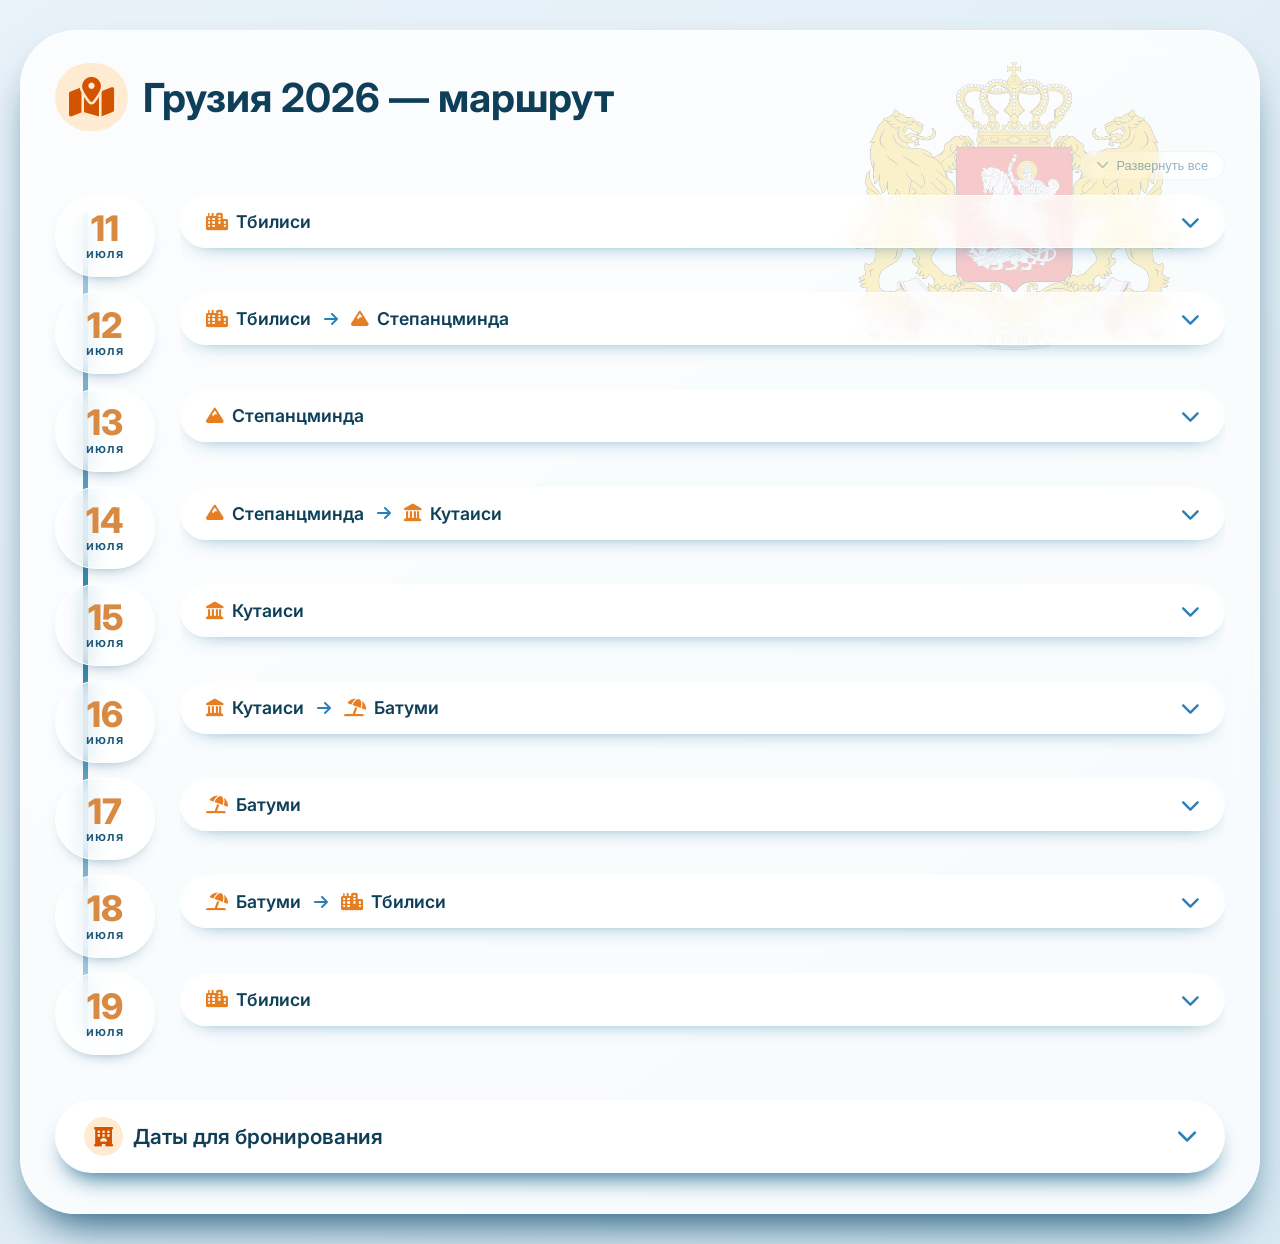
<file: index2.html>
<!DOCTYPE html>
<html lang="ru">
<head>
    <meta charset="UTF-8">
    <meta name="viewport" content="width=device-width, initial-scale=1.0">
    <title>Грузия • июль 2026 • маршрут путешествия</title>
    
    <!-- Подключение CSS -->
    <link rel="stylesheet" href="css/style.css">
    
    <!-- Шрифты и иконки -->
    <link href="https://fonts.googleapis.com/css2?family=Inter:opsz,wght@14..32,400;14..32,500;14..32,600;14..32,700&display=swap" rel="stylesheet">
    <link rel="stylesheet" href="https://cdnjs.cloudflare.com/ajax/libs/font-awesome/6.0.0-beta3/css/all.min.css">
    
    <meta name="viewport" content="width=device-width, initial-scale=1.0">
    
    <style>
        /* Дополнительные стили для спойлеров дней */
        .day-spoiler {
            flex: 1;
            background: transparent;
            border-radius: 34px;
            overflow: hidden;
        }

        .day-spoiler-header {
            display: flex;
            align-items: center;
            justify-content: space-between;
            background: rgba(255, 255, 255, 0.7);
            backdrop-filter: blur(10px);
            padding: 15px 25px;
            border-radius: 34px;
            border: 1px solid rgba(255, 255, 255, 0.9);
            box-shadow: 0 8px 22px -16px #146e94;
            cursor: pointer;
            transition: all 0.2s ease;
        }

        .day-spoiler-header:hover {
            background: rgba(255, 255, 255, 0.85);
            transform: translateY(-1px);
            box-shadow: 0 12px 20px -12px #146e94;
        }

        .day-spoiler-title {
            display: flex;
            align-items: center;
            gap: 8px;
            font-weight: 600;
            font-size: 1.1rem;
            color: #0d3f58;
            flex-wrap: wrap;
        }

        .day-spoiler-title i {
            color: #e67e22;
        }

        .spoiler-arrow {
            color: #2980b9;
            font-size: 1.2rem;
            transition: transform 0.3s ease;
        }

        .day-spoiler.active .spoiler-arrow {
            transform: rotate(180deg);
        }

        .day-spoiler .day-spoiler-content {
            max-height: 0;
            overflow: hidden;
            transition: max-height 0.4s ease-out;
            margin-top: 0;
        }

        .day-spoiler.active .day-spoiler-content {
            max-height: 800px;
            margin-top: 10px;
        }

        .day-spoiler-title .transfer-arrow {
            color: #2980b9;
            font-size: 1rem;
        }

        .hotel-link {
            margin-top: 10px;
            display: flex;
            align-items: center;
            gap: 6px;
        }

        .hotel-link a {
            color: #2980b9;
            text-decoration: none;
            display: inline-flex;
            align-items: center;
            gap: 4px;
        }

        .hotel-link a:hover {
            text-decoration: underline;
        }

        @media (max-width: 680px) {
            .day-spoiler-header {
                padding: 12px 18px;
            }
            .day-spoiler-title {
                font-size: 1rem;
            }
        }
    </style>
</head>
<body>
    <div class="wrapper">
        <div class="card">
            <h1>
                <i class="fas fa-map-marked-alt"></i> Грузия 2026 — маршрут
            </h1>
        <div class="spoiler-controls">
            <button class="spoiler-toggle-btn" onclick="toggleAllSpoilers()">
                <i class="fas fa-chevron-down"></i> Развернуть все
            </button>
        </div>
            

            <!-- ТАЙМЛАЙН СО СПОЙЛЕРАМИ -->
            <div class="timeline">

                <!-- 11 июля: Тбилиси -->
                <div class="row">
                    <div class="date-badge"><span class="day">11</span><div class="month">июля</div></div>
                    <div class="day-spoiler">
                        <div class="day-spoiler-header" onclick="this.parentElement.classList.toggle('active')">
                            <div class="day-spoiler-title">
                                <i class="fas fa-city"></i>
                                <span>Тбилиси</span>
                            </div>
                            <i class="fas fa-chevron-down spoiler-arrow"></i>
                        </div>
                        <div class="day-spoiler-content">
                            <div class="event-card" style="margin-top: 0;">
                                <div class="day-part">
                                    <span class="part-tag">15:20</span>
                                    <span class="desc">✈️ прилёт</span>
                                </div>
                                <div class="day-part">
                                    <span class="part-tag">16:00</span>
                                    <span class="desc">🏡 заселение в Тбилиси</span>
                                </div>
                                <div class="day-part">
                                    <span class="part-tag">вечер</span>
                                    <span class="desc">🚶 прогулка по Старому городу <br>🥟 первые хинкали в рот</span>
                                </div>
                                <span class="night-badge"><i class="fas fa-bed"></i> ночь 11→12 (в Тбилиси)</span>
                                <div class="hotel-link">
                                    <a href="https://maps.app.goo.gl/LmNzyBMN6gzXjJSb8" target="_blank">
                                        <i class="fas fa-map-marked-alt" style="color: #2e8b57;"></i> Mukhrantubani Boutique Hotel
                                    </a>
                                </div>
                            </div>
                        </div>
                    </div>
                </div>

                <!-- 12 июля: Тбилиси → Степанцминда -->
                <div class="row">
                    <div class="date-badge"><span class="day">12</span><div class="month">июля</div></div>
                    <div class="day-spoiler">
                        <div class="day-spoiler-header" onclick="this.parentElement.classList.toggle('active')">
                            <div class="day-spoiler-title">
                                <i class="fas fa-city"></i>
                                <span>Тбилиси</span>
                                <i class="fas fa-arrow-right transfer-arrow"></i>
                                <i class="fas fa-mountain"></i>
                                <span>Степанцминда</span>
                            </div>
                            <i class="fas fa-chevron-down spoiler-arrow"></i>
                        </div>
                        <div class="day-spoiler-content">
                            <div class="event-card" style="margin-top: 0;">
                                <div class="day-part">
                                    <span class="part-tag">11:00</span>
                                    <span class="desc">
                                        🎫 аренда машин 
                                        <a href="https://maps.app.goo.gl/Kcyfm25xj6F9PSZK6" target="_blank">
                                            <i class="fas fa-map-marked-alt" style="color: #2e8b57;"></i> Geodrive Cars LLC
                                        </a>
                                    </span>
                                </div>
                                <div class="day-part">
                                    <span class="part-tag">12:00</span>
                                    <span class="desc">🔑🚙 выселение из Тбилиси, дорога в Степанцминду</span>
                                </div>
                                <div class="travel-stats">
                                    <div class="stat-item">
                                        <i class="fas fa-clock stat-icon"></i>
                                        <span class="stat-value">1</span>
                                        <span class="stat-label">ч</span>
                                    </div>
                                    <div class="stat-item">
                                        <i class="fas fa-road stat-icon"></i>
                                        <span class="stat-value">60</span>
                                        <span class="stat-label">км</span>
                                    </div>
                                </div>
                                <div class="day-part">
                                    <span class="part-tag">13:00</span>
                                    <span class="desc">
                                        🌊 <a href="https://maps.app.goo.gl/zj7o4C5AtpFDwtE58" target="_blank">
                                            <i class="fas fa-map-marked-alt" style="color: #2e8b57;"></i> Жинвальское водохранилище и горы
                                        </a>
                                    </span>
                                </div>
                                <div class="travel-stats">
                                    <div class="stat-item">
                                        <i class="fas fa-clock stat-icon"></i>
                                        <span class="stat-value">10</span>
                                        <span class="stat-label">мин</span>
                                    </div>
                                    <div class="stat-item">
                                        <i class="fas fa-road stat-icon"></i>
                                        <span class="stat-value">10</span>
                                        <span class="stat-label">км</span>
                                    </div>
                                </div>
                                <div class="day-part">
                                    <span class="part-tag">14:00</span>
                                    <span class="desc">
                                        🏯 <a href="https://maps.app.goo.gl/3wsMGAnKvkc9VMxz8" target="_blank">
                                            <i class="fas fa-map-marked-alt" style="color: #2e8b57;"></i> Крепость Ананури и горы
                                        </a>
                                    </span>
                                </div>
                                <div class="travel-stats">
                                    <div class="stat-item">
                                        <i class="fas fa-clock stat-icon"></i>
                                        <span class="stat-value">2</span>
                                        <span class="stat-label">ч</span>
                                    </div>
                                    <div class="stat-item">
                                        <i class="fas fa-road stat-icon"></i>
                                        <span class="stat-value">80</span>
                                        <span class="stat-label">км</span>
                                    </div>
                                </div>
                                <div class="day-part">
                                    <span class="part-tag">18:00</span>
                                    <span class="desc">🏡 заселение в Степанцминде, 🍇🛁 отдых</span>
                                </div>
                                <span class="night-badge"><i class="fas fa-bed"></i> ночь 12→13 (в Степанцминде)</span>
                                <div class="hotel-link">
                                    <a href="https://maps.app.goo.gl/2AggvNczUiRzn6XTA" target="_blank">
                                        <i class="fas fa-map-marked-alt" style="color: #2e8b57;"></i> Donata Cottages kazbegi
                                    </a>
                                </div>
                            </div>
                        </div>
                    </div>
                </div>

                <!-- 13 июля: Степанцминда -->
                <div class="row">
                    <div class="date-badge"><span class="day">13</span><div class="month">июля</div></div>
                    <div class="day-spoiler">
                        <div class="day-spoiler-header" onclick="this.parentElement.classList.toggle('active')">
                            <div class="day-spoiler-title">
                                <i class="fas fa-mountain"></i>
                                <span>Степанцминда</span>
                            </div>
                            <i class="fas fa-chevron-down spoiler-arrow"></i>
                        </div>
                        <div class="day-spoiler-content">
                            <div class="event-card" style="margin-top: 0;">
                                <div class="day-part">
                                    <span class="part-tag">10:00</span>
                                    <span class="desc">🚙🚗 Прыгаем в куперы</span>
                                </div>
                                <div class="travel-stats">
                                    <div class="stat-item">
                                        <i class="fas fa-clock stat-icon"></i>
                                        <span class="stat-value">20</span>
                                        <span class="stat-label">мин</span>
                                    </div>
                                    <div class="stat-item">
                                        <i class="fas fa-road stat-icon"></i>
                                        <span class="stat-value">15</span>
                                        <span class="stat-label">км</span>
                                    </div>
                                </div>
                                <div class="day-part">
                                    <span class="part-tag">10:30</span>
                                    <span class="desc">
                                        ⛪ <a href="https://maps.app.goo.gl/CHnESN2vHGnRUgbT9" target="_blank">
                                            <i class="fas fa-map-marked-alt" style="color: #2e8b57;"></i> Гергетская Троица  </a>
                                    </span>
                                </div>
                                <div class="travel-stats">
                                    <div class="stat-item">
                                        <i class="fas fa-clock stat-icon"></i>
                                        <span class="stat-value">40</span>
                                        <span class="stat-label">мин</span>
                                    </div>
                                    <div class="stat-item">
                                        <i class="fas fa-road stat-icon"></i>
                                        <span class="stat-value">30</span>
                                        <span class="stat-label">км</span>
                                    </div>
                                </div>
                                <div class="day-part">
                                    <span class="part-tag">13:00</span>
                                    <span class="desc">🚶‍♂️ <a href="https://maps.app.goo.gl/mvTitgFzewTihcqL6" target="_blank">
                                            <i class="fas fa-map-marked-alt" style="color: #2e8b57;"></i> Долина Трусов  </a>
                                    </span>
                                </div>
                                <div class="travel-stats">
                                    <div class="stat-item">
                                        <i class="fas fa-clock stat-icon"></i>
                                        <span class="stat-value">30</span>
                                        <span class="stat-label">мин</span>
                                    </div>
                                    <div class="stat-item">
                                        <i class="fas fa-road stat-icon"></i>
                                        <span class="stat-value">20</span>
                                        <span class="stat-label">км</span>
                                    </div>
                                </div>
                                <div class="day-part">
                                    <span class="part-tag">16:00</span>
                                    <span class="desc">🏞️ Долина Джута (<a href="https://maps.app.goo.gl/2FaK3zvSsaC4P5YZA" target="_blank">
                                            <i class="fas fa-map-marked-alt" style="color: #2e8b57;"></i> село Сно и окрестности) </a>
                                    </span>
                                </div>
                                <div class="travel-stats">
                                    <div class="stat-item">
                                        <i class="fas fa-clock stat-icon"></i>
                                        <span class="stat-value">10</span>
                                        <span class="stat-label">мин</span>
                                    </div>
                                    <div class="stat-item">
                                        <i class="fas fa-road stat-icon"></i>
                                        <span class="stat-value">7</span>
                                        <span class="stat-label">км</span>
                                    </div>
                                </div>
                                <div class="day-part">
                                    <span class="part-tag">20:00</span>
                                    <span class="desc">🍇🛁 отдых</span>
                                </div>
                                <span class="night-badge"><i class="fas fa-bed"></i> ночь 13→14 (2-я в Степанцминде)</span>
                                <div class="hotel-link">
                                    <a href="https://maps.app.goo.gl/2AggvNczUiRzn6XTA" target="_blank">
                                        <i class="fas fa-map-marked-alt" style="color: #2e8b57;"></i> Donata Cottages kazbegi
                                    </a>
                                </div>
                            </div>
                        </div>
                    </div>
                </div>

                <!-- 14 июля: Степанцминда → Кутаиси -->
                <div class="row">
                    <div class="date-badge"><span class="day">14</span><div class="month">июля</div></div>
                    <div class="day-spoiler">
                        <div class="day-spoiler-header" onclick="this.parentElement.classList.toggle('active')">
                            <div class="day-spoiler-title">
                                <i class="fas fa-mountain"></i>
                                <span>Степанцминда</span>
                                <i class="fas fa-arrow-right transfer-arrow"></i>
                                <i class="fas fa-landmark"></i>
                                <span>Кутаиси</span>
                            </div>
                            <i class="fas fa-chevron-down spoiler-arrow"></i>
                        </div>
                        <div class="day-spoiler-content">
                            <div class="event-card" style="margin-top: 0;">
                                <div class="day-part">
                                    <span class="part-tag">10:00</span>
                                    <span class="desc">🔑🚙 выселение из Степанцминды, дорога в Кутаиси</span>
                                </div>
                                <div class="travel-stats">
                                    <div class="stat-item">
                                        <i class="fas fa-clock stat-icon"></i>
                                        <span class="stat-value">3</span>
                                        <span class="stat-label">ч</span>
                                    </div>
                                    <div class="stat-item">
                                        <i class="fas fa-road stat-icon"></i>
                                        <span class="stat-value">120</span>
                                        <span class="stat-label">км</span>
                                    </div>
                                </div>
                                <div class="day-part">
                                    <span class="part-tag">13:00</span>
                                    <span class="desc">
                                        🏛️ <a href="https://maps.app.goo.gl/3wsMGAnKvkc9VMxz8" target="_blank">
                                            <i class="fas fa-map-marked-alt" style="color: #2e8b57;"></i> Собор Светицховели
                                        </a> и Мцхета
                                    </span>
                                </div>
                                <div class="travel-stats">
                                    <div class="stat-item">
                                        <i class="fas fa-clock stat-icon"></i>
                                        <span class="stat-value">3</span>
                                        <span class="stat-label">ч</span>
                                    </div>
                                    <div class="stat-item">
                                        <i class="fas fa-road stat-icon"></i>
                                        <span class="stat-value">200</span>
                                        <span class="stat-label">км</span>
                                    </div>
                                </div>
                                <div class="day-part">
                                    <span class="part-tag">18:00</span>
                                    <span class="desc">🏡 заселение в Кутаиси, 🍇 отдых</span>
                                </div>
                                <span class="night-badge"><i class="fas fa-bed"></i> ночь 14→15 (в Кутаиси)</span>
                                <div class="hotel-link">
                                    <a href="https://maps.app.goo.gl/4CsmbQW18RQ9grdx7" target="_blank">
                                        <i class="fas fa-map-marked-alt" style="color: #2e8b57;"></i> Gelati Residence Hotel & Restaurant
                                    </a>
                                </div>
                            </div>
                        </div>
                    </div>
                </div>

                <!-- 15 июля: Кутаиси -->
                <div class="row">
                    <div class="date-badge"><span class="day">15</span><div class="month">июля</div></div>
                    <div class="day-spoiler">
                        <div class="day-spoiler-header" onclick="this.parentElement.classList.toggle('active')">
                            <div class="day-spoiler-title">
                                <i class="fas fa-landmark"></i>
                                <span>Кутаиси</span>
                            </div>
                            <i class="fas fa-chevron-down spoiler-arrow"></i>
                        </div>
                        <div class="day-spoiler-content">
                            <div class="event-card" style="margin-top: 0;">
                                <div class="day-part">
                                    <span class="part-tag">10:00</span>
                                    <span class="desc">🚙🚗 Прыгаем в куперы</span>
                                </div>
                                <div class="travel-stats">
                                    <div class="stat-item">
                                        <i class="fas fa-clock stat-icon"></i>
                                        <span class="stat-value">х</span>
                                        <span class="stat-label">ч</span>
                                    </div>
                                    <div class="stat-item">
                                        <i class="fas fa-road stat-icon"></i>
                                        <span class="stat-value">х</span>
                                        <span class="stat-label">км</span>
                                    </div>
                                </div>
                                <div class="day-part">
                                    <span class="part-tag">утро</span>
                                    <span class="desc">🌲 Каньон Окаце</span>
                                </div>
                                <div class="day-part">
                                    <span class="part-tag">день</span>
                                    <span class="desc">🛶 Мартвильский каньон</span>
                                </div>
                                <div class="day-part">
                                    <span class="part-tag">вечер</span>
                                    <span class="desc">🛋️ отдых</span>
                                </div>
                                <span class="night-badge"><i class="fas fa-bed"></i> ночь 15→16 (2-я в Кутаиси)</span>
                                <div class="hotel-link">
                                    <a href="https://maps.app.goo.gl/4CsmbQW18RQ9grdx7" target="_blank">
                                        <i class="fas fa-map-marked-alt" style="color: #2e8b57;"></i> Gelati Residence Hotel & Restaurant
                                    </a>
                                </div>
                            </div>
                        </div>
                    </div>
                </div>

                <!-- 16 июля: Кутаиси → Батуми -->
                <div class="row">
                    <div class="date-badge"><span class="day">16</span><div class="month">июля</div></div>
                    <div class="day-spoiler">
                        <div class="day-spoiler-header" onclick="this.parentElement.classList.toggle('active')">
                            <div class="day-spoiler-title">
                                <i class="fas fa-landmark"></i>
                                <span>Кутаиси</span>
                                <i class="fas fa-arrow-right transfer-arrow"></i>
                                <i class="fas fa-umbrella-beach"></i>
                                <span>Батуми</span>
                            </div>
                            <i class="fas fa-chevron-down spoiler-arrow"></i>
                        </div>
                        <div class="day-spoiler-content">
                            <div class="event-card" style="margin-top: 0;">
                                <div class="day-part">
                                    <span class="part-tag">12:00</span>
                                    <span class="desc">🔑🚙 выселение из Кутаиси, дорога в Батуми</span>
                                </div>
                                <div class="travel-stats">
                                    <div class="stat-item">
                                        <i class="fas fa-clock stat-icon"></i>
                                        <span class="stat-value">3</span>
                                        <span class="stat-label">ч</span>
                                    </div>
                                    <div class="stat-item">
                                        <i class="fas fa-road stat-icon"></i>
                                        <span class="stat-value">170</span>
                                        <span class="stat-label">км</span>
                                    </div>
                                </div>
                                <div class="day-part">
                                    <span class="part-tag">15:00</span>
                                    <span class="desc">🏡 заселение в Батуми</span>
                                </div>
                                <div class="day-part">
                                    <span class="part-tag" style="background: rgba(255, 80, 140, 0.9); backdrop-filter: blur(4px); border-color: rgba(255, 150, 170, 0.3);">19:00</span>
                                    <span class="desc">
                                        <strong>🎤 Валерончик у девочек</strong>
                                        <a href="https://maps.app.goo.gl/j7LVzaBK6Jkaja2Y6" target="_blank">
                                            <i class="fas fa-map-marked-alt" style="color: #2e8b57;"></i> Теннисный корт
                                        </a>
                                    </span>
                                </div>
                                <div class="day-part">
                                    <span class="part-tag" style="background: rgba(102, 0, 25, 0.9); backdrop-filter: blur(4px); border-color: rgba(150, 30, 50, 0.3); color: #fff0f5;">вечер</span>
                                    <span class="desc">🥟 хинкали у мужиков, 🍷 винишко у деда</span>
                                </div>
                                <span class="night-badge"><i class="fas fa-bed"></i> ночь 16→17 (в Батуми)</span>
                                <div class="hotel-link">
                                    <a href="https://maps.app.goo.gl/Z53iozfhUiRd48u38" target="_blank">
                                        <i class="fas fa-map-marked-alt" style="color: #2e8b57;"></i> Hampton by Hilton Batumi Center
                                    </a>
                                </div>
                            </div>
                        </div>
                    </div>
                </div>

                <!-- 17 июля: Батуми -->
                <div class="row">
                    <div class="date-badge"><span class="day">17</span><div class="month">июля</div></div>
                    <div class="day-spoiler">
                        <div class="day-spoiler-header" onclick="this.parentElement.classList.toggle('active')">
                            <div class="day-spoiler-title">
                                <i class="fas fa-umbrella-beach"></i>
                                <span>Батуми</span>
                            </div>
                            <i class="fas fa-chevron-down spoiler-arrow"></i>
                        </div>
                        <div class="day-spoiler-content">
                            <div class="event-card" style="margin-top: 0;">
                                <div class="day-part">
                                    <span class="part-tag">10:00</span>
                                    <span class="desc">🚙🚗 Прыгаем в куперы</span>
                                </div>
                                <div class="travel-stats">
                                    <div class="stat-item">
                                        <i class="fas fa-clock stat-icon"></i>
                                        <span class="stat-value">х</span>
                                        <span class="stat-label">ч</span>
                                    </div>
                                    <div class="stat-item">
                                        <i class="fas fa-road stat-icon"></i>
                                        <span class="stat-value">х</span>
                                        <span class="stat-label">км</span>
                                    </div>
                                </div>
                                <div class="day-part">
                                    <span class="part-tag">утро</span>
                                    <span class="desc">⛰️ выезд в горную Аджарию (водопады, виды)</span>
                                </div>
                                <div class="day-part">
                                    <span class="part-tag">день</span>
                                    <span class="desc">🌊 выезд в горную Аджарию (водопады, виды)</span>
                                </div>
                                <div class="day-part">
                                    <span class="part-tag">вечер</span>
                                    <span class="desc">🛋️ отдых</span>
                                </div>
                                <span class="night-badge"><i class="fas fa-bed"></i> ночь 17→18 (2-я в Батуми)</span>
                                <div class="hotel-link">
                                    <a href="https://maps.app.goo.gl/Z53iozfhUiRd48u38" target="_blank">
                                        <i class="fas fa-map-marked-alt" style="color: #2e8b57;"></i> Hampton by Hilton Batumi Center
                                    </a>
                                </div>
                            </div>
                        </div>
                    </div>
                </div>

                <!-- 18 июля: Батуми → Тбилиси -->
                <div class="row">
                    <div class="date-badge"><span class="day">18</span><div class="month">июля</div></div>
                    <div class="day-spoiler">
                        <div class="day-spoiler-header" onclick="this.parentElement.classList.toggle('active')">
                            <div class="day-spoiler-title">
                                <i class="fas fa-umbrella-beach"></i>
                                <span>Батуми</span>
                                <i class="fas fa-arrow-right transfer-arrow"></i>
                                <i class="fas fa-city"></i>
                                <span>Тбилиси</span>
                            </div>
                            <i class="fas fa-chevron-down spoiler-arrow"></i>
                        </div>
                        <div class="day-spoiler-content">
                            <div class="event-card" style="margin-top: 0;">
                                <div class="day-part">
                                    <span class="part-tag">09:00</span>
                                    <span class="desc">🔑🚙 выселение из Батуми, дорога в Тбилиси</span>
                                </div>
                                <div class="travel-stats">
                                    <div class="stat-item">
                                        <i class="fas fa-clock stat-icon"></i>
                                        <span class="stat-value">5</span>
                                        <span class="stat-label">ч</span>
                                    </div>
                                    <div class="stat-item">
                                        <i class="fas fa-road stat-icon"></i>
                                        <span class="stat-value">250</span>
                                        <span class="stat-label">км</span>
                                    </div>
                                </div>
                                <div class="day-part">
                                    <span class="part-tag">14:00</span>
                                    <span class="desc">
                                        ⛪ <a href="https://maps.app.goo.gl/A9Z1YrBbLBx6zK6p9" target="_blank">
                                            <i class="fas fa-map-marked-alt" style="color: #2e8b57;"></i> монастырь Мцване (Зеленый монастырь)
                                        </a>
                                    </span>
                                </div>
                                <div class="travel-stats">
                                    <div class="stat-item">
                                        <i class="fas fa-clock stat-icon"></i>
                                        <span class="stat-value">20</span>
                                        <span class="stat-label">мин</span>
                                    </div>
                                    <div class="stat-item">
                                        <i class="fas fa-road stat-icon"></i>
                                        <span class="stat-value">10</span>
                                        <span class="stat-label">км</span>
                                    </div>
                                </div>
                                <div class="day-part">
                                    <span class="part-tag">15:00</span>
                                    <span class="desc">
                                        💧 <a href="https://maps.app.goo.gl/pisjWBYZjCfAT2cs6" target="_blank">
                                            <i class="fas fa-map-marked-alt" style="color: #2e8b57;"></i> Боржоми (Центральный парк)
                                        </a>
                                    </span>
                                </div>
                                <div class="travel-stats">
                                    <div class="stat-item">
                                        <i class="fas fa-clock stat-icon"></i>
                                        <span class="stat-value">2</span>
                                        <span class="stat-label">ч</span>
                                    </div>
                                    <div class="stat-item">
                                        <i class="fas fa-road stat-icon"></i>
                                        <span class="stat-value">100</span>
                                        <span class="stat-label">км</span>
                                    </div>
                                </div>
                                <div class="day-part">
                                    <span class="part-tag">19:00</span>
                                    <span class="desc">
                                        🏜️ <a href="https://maps.app.goo.gl/axVdjmiZdKWd8PrM8" target="_blank">
                                            <i class="fas fa-map-marked-alt" style="color: #2e8b57;"></i> Уплисцихе (пещерный город)
                                        </a>
                                    </span>
                                </div>
                                <div class="travel-stats">
                                    <div class="stat-item">
                                        <i class="fas fa-clock stat-icon"></i>
                                        <span class="stat-value">2</span>
                                        <span class="stat-label">ч</span>
                                    </div>
                                    <div class="stat-item">
                                        <i class="fas fa-road stat-icon"></i>
                                        <span class="stat-value">100</span>
                                        <span class="stat-label">км</span>
                                    </div>
                                </div>
                                <div class="day-part">
                                    <span class="part-tag">22:00</span>
                                    <span class="desc">🏡 заселение в Тбилиси</span>
                                </div>
                                <div class="day-part">
                                    <span class="part-tag">22:00</span>
                                    <span class="desc">
                                        🎫 сдача машин 
                                        <a href="https://maps.app.goo.gl/Kcyfm25xj6F9PSZK6" target="_blank">
                                            <i class="fas fa-map-marked-alt" style="color: #2e8b57;"></i> Geodrive Cars LLC
                                        </a>
                                    </span>
                                </div>
                                <span class="night-badge"><i class="fas fa-bed"></i> ночь 18→19 (в Тбилиси)</span>
                                <div class="hotel-link">
                                    <a href="https://maps.app.goo.gl/XNasYVMZ64vMSdVZ6" target="_blank">
                                        <i class="fas fa-map-marked-alt" style="color: #2e8b57;"></i> Folk Boutique Hotel
                                    </a>
                                </div>
                            </div>
                        </div>
                    </div>
                </div>

                <!-- 19 июля: Тбилиси -->
                <div class="row">
                    <div class="date-badge"><span class="day">19</span><div class="month">июля</div></div>
                    <div class="day-spoiler">
                        <div class="day-spoiler-header" onclick="this.parentElement.classList.toggle('active')">
                            <div class="day-spoiler-title">
                                <i class="fas fa-city"></i>
                                <span>Тбилиси</span>
                            </div>
                            <i class="fas fa-chevron-down spoiler-arrow"></i>
                        </div>
                        <div class="day-spoiler-content">
                            <div class="event-card" style="margin-top: 0;">
                                <div class="day-part">
                                    <span class="part-tag">12:00</span>
                                    <span class="desc">🚶 выселение</span>
                                </div>
                                <div class="day-part">
                                    <span class="part-tag">день</span>
                                    <span class="desc">🥟 крайние хинкали в рот</span>
                                </div>
                                <div class="day-part">
                                    <span class="part-tag">16:15</span>
                                    <span class="desc">✈️ вылет</span>
                                </div>
                                <span class="night-badge" style="background:#d4efe3;"><i class="fas fa-check-circle" style="color:#2ecc71;"></i> relax complete</span>
                            </div>
                        </div>
                    </div>
                </div>
            </div>
  <!-- БЛОК ДЛЯ БРОНИРОВАНИЯ ОТЕЛЕЙ (СПОЙЛЕР) -->
<div class="hotel-spoiler">
    <div class="spoiler-header" onclick="this.parentElement.classList.toggle('active')">
        <div style="display: flex; align-items: center; gap: 10px;">
            <i class="fas fa-hotel" style="background: #ffebd2; padding: 10px; border-radius: 60px; color: #d35400; font-size: 1.2rem;"></i>
            <span style="font-size: 1.3rem; font-weight: 600; color: #0f3f58;">Даты для бронирования</span>
        </div>
        <i class="fas fa-chevron-down spoiler-arrow" style="color: #2980b9; font-size: 1.3rem; transition: transform 0.3s ease;"></i>
    </div>
    
    <div class="spoiler-content">
        <div class="flight-info"><i class="fas fa-plane"></i> 11.07 прилёт 15:25 → 19.07 вылет 16:15</div>
        <div class="hotel-compact" style="margin-top: 5px; box-shadow: none; border: 1px solid rgba(230, 126, 34, 0.1);">
            <div class="compact-grid">
                <div class="compact-item">
                    <span class="compact-city">🏙️ Тбилиси</span>
                    <div class="compact-dates"><i class="fas fa-calendar-plus"></i> 11 · 18</div>
                    <div class="compact-divider"></div>
                    <span class="compact-note">заезд 11.07 в 16:00 · выезд 12.07 в 12:00</span>
                    <span class="compact-note">заезд 18.07 в 22:00 · выезд в 19.07 12:00</span>
                </div>
                <div class="compact-item">
                    <span class="compact-city">⛰️ Степанцминда</span>
                    <div class="compact-dates"><i class="fas fa-calendar-plus"></i> 12 · 13</div>
                    <div class="compact-divider"></div>
                    <span class="compact-note">заезд 12.07 в 18:00 · выезд 14.07 в 10:00</span>
                </div>
                <div class="compact-item">
                    <span class="compact-city">🏛️ Кутаиси</span>
                    <div class="compact-dates"><i class="fas fa-calendar-plus"></i> 14 · 15</div>
                    <div class="compact-divider"></div>
                    <span class="compact-note">заезд 14.07 в 18:00 · выезд 16.07 в 12:00</span>
                </div>
                <div class="compact-item">
                    <span class="compact-city">🌊 Батуми</span>
                    <div class="compact-dates"><i class="fas fa-calendar-plus"></i> 16 · 17</div>
                    <div class="compact-divider"></div>
                    <span class="compact-note">заезд 16.07 в 15:00 · выезд 18.07 в 09:00</span>
                </div>
            </div>
            <div class="summary-mini">
                <i class="fas fa-bed" style="color:#2ecc71;"></i> Гостиницы 8 ночей: Тбилиси (2), Степанцминда (2), Кутаиси (2), Батуми (2)
            </div>
            <div class="summary-mini">
                <i class="fas fa-car" style="color:#2ecc71;"></i> Машины 8 дней: с 11:00 12.07 до 22:00 18.07
            </div>
        </div>
    </div>
</div>
            
<script>
// Функция для обновления состояния кнопки
function updateToggleButton() {
    const daySpoilers = document.querySelectorAll('.day-spoiler');
    const hotelSpoiler = document.querySelector('.hotel-spoiler');
    const button = document.querySelector('.spoiler-toggle-btn');
    
    // Проверяем, раскрыт ли хотя бы один спойлер
    const anyExpanded = Array.from(daySpoilers).some(spoiler => 
        spoiler.classList.contains('active')
    ) || (hotelSpoiler && hotelSpoiler.classList.contains('active'));
    
    if (anyExpanded) {
        button.innerHTML = '<i class="fas fa-chevron-up"></i> Свернуть все';
    } else {
        button.innerHTML = '<i class="fas fa-chevron-down"></i> Развернуть все';
    }
}

// Функция для переключения всех спойлеров
function toggleAllSpoilers() {
    const daySpoilers = document.querySelectorAll('.day-spoiler');
    const hotelSpoiler = document.querySelector('.hotel-spoiler');
    
    // Проверяем, раскрыт ли хотя бы один спойлер
    const anyExpanded = Array.from(daySpoilers).some(spoiler => 
        spoiler.classList.contains('active')
    ) || (hotelSpoiler && hotelSpoiler.classList.contains('active'));
    
    if (anyExpanded) {
        // Сворачиваем все
        daySpoilers.forEach(spoiler => spoiler.classList.remove('active'));
        if (hotelSpoiler) hotelSpoiler.classList.remove('active');
    } else {
        // Раскрываем все
        daySpoilers.forEach(spoiler => spoiler.classList.add('active'));
        if (hotelSpoiler) hotelSpoiler.classList.add('active');
    }
    
    // Обновляем кнопку
    updateToggleButton();
}

// Добавляем обработчики для каждого спойлера
document.addEventListener('DOMContentLoaded', function() {
    // Для спойлеров дней
    document.querySelectorAll('.day-spoiler-header').forEach(header => {
        header.addEventListener('click', function() {
            // Небольшая задержка, чтобы спойлер успел открыться/закрыться
            setTimeout(updateToggleButton, 50);
        });
    });
    
    // Для спойлера отелей
    const hotelHeader = document.querySelector('.hotel-spoiler .spoiler-header');
    if (hotelHeader) {
        hotelHeader.addEventListener('click', function() {
            setTimeout(updateToggleButton, 50);
        });
    }
    
    // Инициализация при загрузке
    updateToggleButton();
});
</script>
</file>
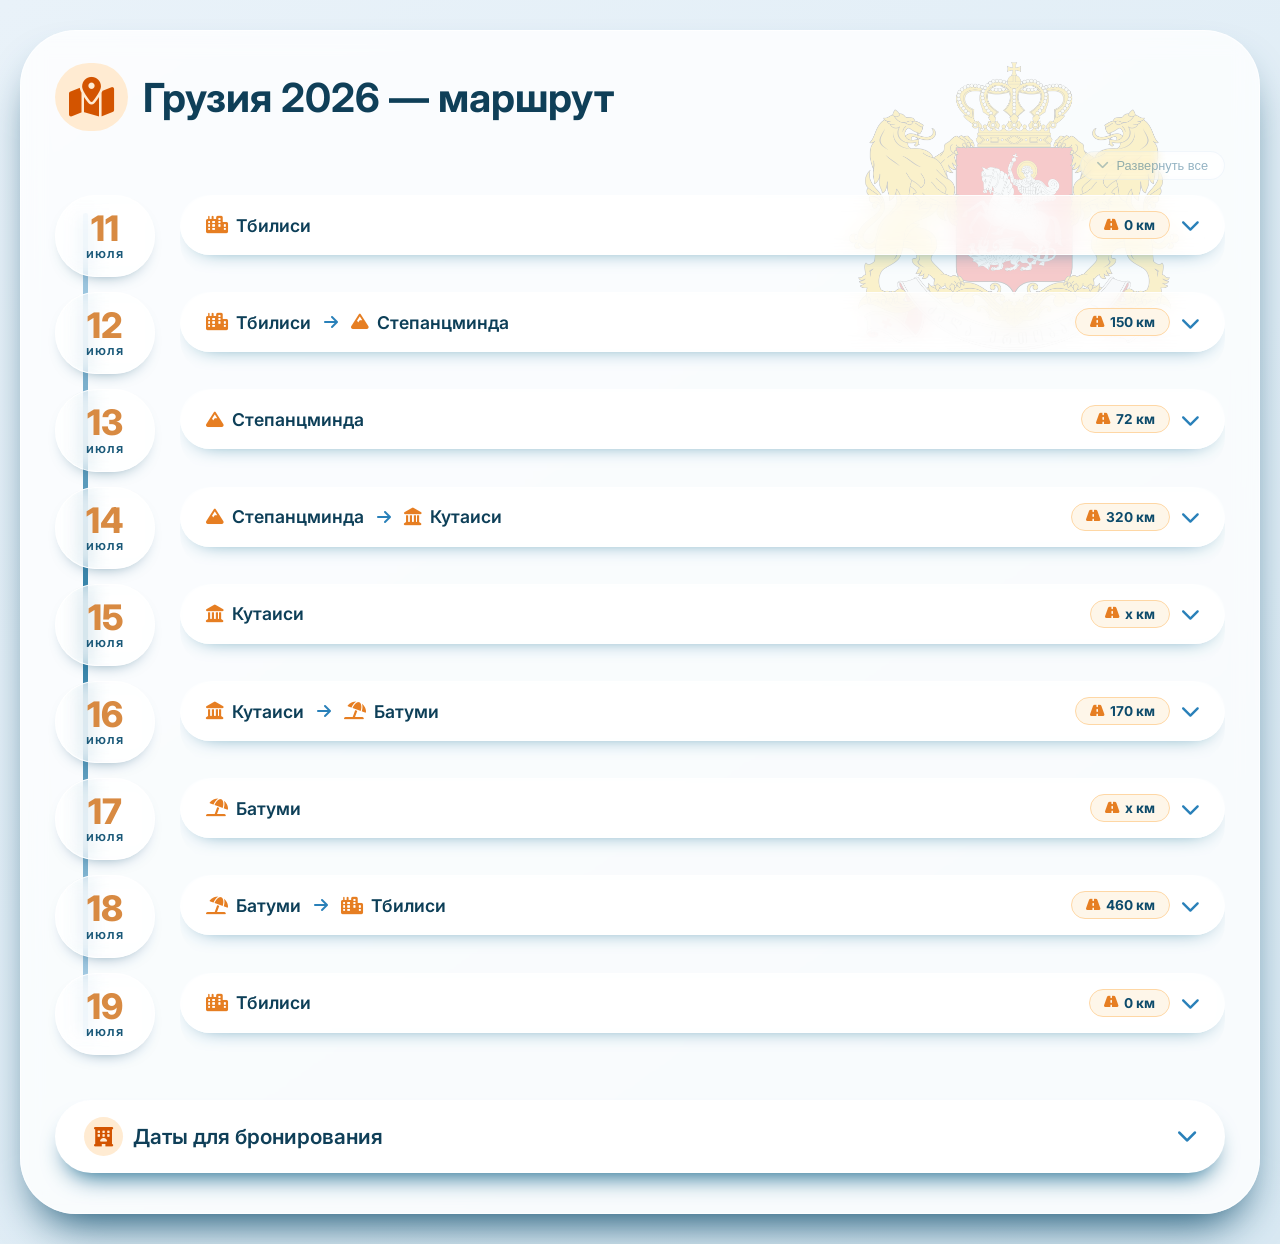
<file: index_updated.html>
<!DOCTYPE html>
<html lang="ru">
<head>
    <meta charset="UTF-8">
    <meta name="viewport" content="width=device-width, initial-scale=1.0">
    <title>Грузия • июль 2026 • маршрут путешествия</title>
    
    <!-- Подключение CSS -->
    <link rel="stylesheet" href="css/style.css">
    
    <!-- Шрифты и иконки -->
    <link href="https://fonts.googleapis.com/css2?family=Inter:opsz,wght@14..32,400;14..32,500;14..32,600;14..32,700&display=swap" rel="stylesheet">
    <link rel="stylesheet" href="https://cdnjs.cloudflare.com/ajax/libs/font-awesome/6.0.0-beta3/css/all.min.css">
    
    <meta name="viewport" content="width=device-width, initial-scale=1.0">
    
    <style>
        /* Дополнительные стили для спойлеров дней */
        .day-spoiler {
            flex: 1;
            background: transparent;
            border-radius: 34px;
            overflow: hidden;
        }

        .day-spoiler-header {
            display: flex;
            align-items: center;
            justify-content: space-between;
            background: rgba(255, 255, 255, 0.7);
            backdrop-filter: blur(10px);
            padding: 15px 25px;
            border-radius: 34px;
            border: 1px solid rgba(255, 255, 255, 0.9);
            box-shadow: 0 8px 22px -16px #146e94;
            cursor: pointer;
            transition: all 0.2s ease;
        }

        .day-spoiler-header:hover {
            background: rgba(255, 255, 255, 0.85);
            transform: translateY(-1px);
            box-shadow: 0 12px 20px -12px #146e94;
        }

        .day-spoiler-title {
            display: flex;
            align-items: center;
            gap: 8px;
            font-weight: 600;
            font-size: 1.1rem;
            color: #0d3f58;
            flex-wrap: wrap;
        }

        .day-spoiler-title i {
            color: #e67e22;
        }



        .day-spoiler-meta {
            display: flex;
            align-items: center;
            gap: 12px;
            flex-shrink: 0;
            margin-left: 14px;
        }

        .day-distance {
            display: inline-flex;
            align-items: center;
            gap: 6px;
            background: #fef6e9;
            border: 1px solid #fed7a5;
            border-radius: 60px;
            padding: 5px 14px;
            color: #0d4b6b;
            font-size: 0.85rem;
            font-weight: 700;
            white-space: nowrap;
        }

        .day-distance i {
            color: #e67e22;
            font-size: 0.8rem;
        }

        .spoiler-arrow {
            color: #2980b9;
            font-size: 1.2rem;
            transition: transform 0.3s ease;
        }

        .day-spoiler.active .spoiler-arrow {
            transform: rotate(180deg);
        }

        .day-spoiler .day-spoiler-content {
            max-height: 0;
            overflow: hidden;
            transition: max-height 0.4s ease-out;
            margin-top: 0;
        }

        .day-spoiler.active .day-spoiler-content {
            max-height: 800px;
            margin-top: 10px;
        }

        .day-spoiler-title .transfer-arrow {
            color: #2980b9;
            font-size: 1rem;
        }

        .hotel-link {
            margin-top: 10px;
            display: flex;
            align-items: center;
            gap: 6px;
        }

        .hotel-link a {
            color: #2980b9;
            text-decoration: none;
            display: inline-flex;
            align-items: center;
            gap: 4px;
        }

        .hotel-link a:hover {
            text-decoration: underline;
        }

        @media (max-width: 680px) {
            .day-spoiler-header {
                padding: 12px 18px;
                gap: 10px;
            }
            .day-spoiler-title {
                font-size: 1rem;
            }
            .day-spoiler-meta {
                gap: 8px;
                margin-left: 0;
            }
            .day-distance {
                padding: 4px 10px;
                font-size: 0.78rem;
            }
        }
    </style>
</head>
<body>
    <div class="wrapper">
        <div class="card">
            <h1>
                <i class="fas fa-map-marked-alt"></i> Грузия 2026 — маршрут
            </h1>
        <div class="spoiler-controls">
            <button class="spoiler-toggle-btn" onclick="toggleAllSpoilers()">
                <i class="fas fa-chevron-down"></i> Развернуть все
            </button>
        </div>
            

            <!-- ТАЙМЛАЙН СО СПОЙЛЕРАМИ -->
            <div class="timeline">

                <!-- 11 июля: Тбилиси -->
                <div class="row">
                    <div class="date-badge"><span class="day">11</span><div class="month">июля</div></div>
                    <div class="day-spoiler">
                        <div class="day-spoiler-header" onclick="this.parentElement.classList.toggle('active')">
                            <div class="day-spoiler-title">
                                <i class="fas fa-city"></i>
                                <span>Тбилиси</span>
                            </div>
                            <div class="day-spoiler-meta">
                                <span class="day-distance"><i class="fas fa-road"></i> 0 км</span>
                                <i class="fas fa-chevron-down spoiler-arrow"></i>
                            </div>
                        </div>
                        <div class="day-spoiler-content">
                            <div class="event-card" style="margin-top: 0;">
                                <div class="day-part">
                                    <span class="part-tag">15:20</span>
                                    <span class="desc">✈️ прилёт</span>
                                </div>
                                <div class="day-part">
                                    <span class="part-tag">16:00</span>
                                    <span class="desc">🏡 заселение в Тбилиси</span>
                                </div>
                                <div class="day-part">
                                    <span class="part-tag">вечер</span>
                                    <span class="desc">🚶 прогулка по Старому городу <br>🥟 первые хинкали в рот</span>
                                </div>
                                <span class="night-badge"><i class="fas fa-bed"></i> ночь 11→12 (в Тбилиси)</span>
                                <div class="hotel-link">
                                    <a href="https://maps.app.goo.gl/LmNzyBMN6gzXjJSb8" target="_blank">
                                        <i class="fas fa-map-marked-alt" style="color: #2e8b57;"></i> Mukhrantubani Boutique Hotel
                                    </a>
                                </div>
                            </div>
                        </div>
                    </div>
                </div>

                <!-- 12 июля: Тбилиси → Степанцминда -->
                <div class="row">
                    <div class="date-badge"><span class="day">12</span><div class="month">июля</div></div>
                    <div class="day-spoiler">
                        <div class="day-spoiler-header" onclick="this.parentElement.classList.toggle('active')">
                            <div class="day-spoiler-title">
                                <i class="fas fa-city"></i>
                                <span>Тбилиси</span>
                                <i class="fas fa-arrow-right transfer-arrow"></i>
                                <i class="fas fa-mountain"></i>
                                <span>Степанцминда</span>
                            </div>
                            <div class="day-spoiler-meta">
                                <span class="day-distance"><i class="fas fa-road"></i> 150 км</span>
                                <i class="fas fa-chevron-down spoiler-arrow"></i>
                            </div>
                        </div>
                        <div class="day-spoiler-content">
                            <div class="event-card" style="margin-top: 0;">
                                <div class="day-part">
                                    <span class="part-tag">11:00</span>
                                    <span class="desc">
                                        🎫 аренда машин 
                                        <a href="https://maps.app.goo.gl/Kcyfm25xj6F9PSZK6" target="_blank">
                                            <i class="fas fa-map-marked-alt" style="color: #2e8b57;"></i> Geodrive Cars LLC
                                        </a>
                                    </span>
                                </div>
                                <div class="day-part">
                                    <span class="part-tag">12:00</span>
                                    <span class="desc">🔑🚙 выселение из Тбилиси, дорога в Степанцминду</span>
                                </div>
                                <div class="travel-stats">
                                    <div class="stat-item">
                                        <i class="fas fa-clock stat-icon"></i>
                                        <span class="stat-value">1</span>
                                        <span class="stat-label">ч</span>
                                    </div>
                                    <div class="stat-item">
                                        <i class="fas fa-road stat-icon"></i>
                                        <span class="stat-value">60</span>
                                        <span class="stat-label">км</span>
                                    </div>
                                </div>
                                <div class="day-part">
                                    <span class="part-tag">13:00</span>
                                    <span class="desc">
                                        🌊 <a href="https://maps.app.goo.gl/zj7o4C5AtpFDwtE58" target="_blank">
                                            <i class="fas fa-map-marked-alt" style="color: #2e8b57;"></i> Жинвальское водохранилище и горы
                                        </a>
                                    </span>
                                </div>
                                <div class="travel-stats">
                                    <div class="stat-item">
                                        <i class="fas fa-clock stat-icon"></i>
                                        <span class="stat-value">10</span>
                                        <span class="stat-label">мин</span>
                                    </div>
                                    <div class="stat-item">
                                        <i class="fas fa-road stat-icon"></i>
                                        <span class="stat-value">10</span>
                                        <span class="stat-label">км</span>
                                    </div>
                                </div>
                                <div class="day-part">
                                    <span class="part-tag">14:00</span>
                                    <span class="desc">
                                        🏯 <a href="https://maps.app.goo.gl/3wsMGAnKvkc9VMxz8" target="_blank">
                                            <i class="fas fa-map-marked-alt" style="color: #2e8b57;"></i> Крепость Ананури и горы
                                        </a>
                                    </span>
                                </div>
                                <div class="travel-stats">
                                    <div class="stat-item">
                                        <i class="fas fa-clock stat-icon"></i>
                                        <span class="stat-value">2</span>
                                        <span class="stat-label">ч</span>
                                    </div>
                                    <div class="stat-item">
                                        <i class="fas fa-road stat-icon"></i>
                                        <span class="stat-value">80</span>
                                        <span class="stat-label">км</span>
                                    </div>
                                </div>
                                <div class="day-part">
                                    <span class="part-tag">18:00</span>
                                    <span class="desc">🏡 заселение в Степанцминде, 🍇🛁 отдых</span>
                                </div>
                                <span class="night-badge"><i class="fas fa-bed"></i> ночь 12→13 (в Степанцминде)</span>
                                <div class="hotel-link">
                                    <a href="https://maps.app.goo.gl/2AggvNczUiRzn6XTA" target="_blank">
                                        <i class="fas fa-map-marked-alt" style="color: #2e8b57;"></i> Donata Cottages kazbegi
                                    </a>
                                </div>
                            </div>
                        </div>
                    </div>
                </div>

                <!-- 13 июля: Степанцминда -->
                <div class="row">
                    <div class="date-badge"><span class="day">13</span><div class="month">июля</div></div>
                    <div class="day-spoiler">
                        <div class="day-spoiler-header" onclick="this.parentElement.classList.toggle('active')">
                            <div class="day-spoiler-title">
                                <i class="fas fa-mountain"></i>
                                <span>Степанцминда</span>
                            </div>
                            <div class="day-spoiler-meta">
                                <span class="day-distance"><i class="fas fa-road"></i> 72 км</span>
                                <i class="fas fa-chevron-down spoiler-arrow"></i>
                            </div>
                        </div>
                        <div class="day-spoiler-content">
                            <div class="event-card" style="margin-top: 0;">
                                <div class="day-part">
                                    <span class="part-tag">10:00</span>
                                    <span class="desc">🚙🚗 Прыгаем в куперы</span>
                                </div>
                                <div class="travel-stats">
                                    <div class="stat-item">
                                        <i class="fas fa-clock stat-icon"></i>
                                        <span class="stat-value">20</span>
                                        <span class="stat-label">мин</span>
                                    </div>
                                    <div class="stat-item">
                                        <i class="fas fa-road stat-icon"></i>
                                        <span class="stat-value">15</span>
                                        <span class="stat-label">км</span>
                                    </div>
                                </div>
                                <div class="day-part">
                                    <span class="part-tag">10:30</span>
                                    <span class="desc">
                                        ⛪ <a href="https://maps.app.goo.gl/CHnESN2vHGnRUgbT9" target="_blank">
                                            <i class="fas fa-map-marked-alt" style="color: #2e8b57;"></i> Гергетская Троица  </a>
                                    </span>
                                </div>
                                <div class="travel-stats">
                                    <div class="stat-item">
                                        <i class="fas fa-clock stat-icon"></i>
                                        <span class="stat-value">40</span>
                                        <span class="stat-label">мин</span>
                                    </div>
                                    <div class="stat-item">
                                        <i class="fas fa-road stat-icon"></i>
                                        <span class="stat-value">30</span>
                                        <span class="stat-label">км</span>
                                    </div>
                                </div>
                                <div class="day-part">
                                    <span class="part-tag">13:00</span>
                                    <span class="desc">🚶‍♂️ <a href="https://maps.app.goo.gl/mvTitgFzewTihcqL6" target="_blank">
                                            <i class="fas fa-map-marked-alt" style="color: #2e8b57;"></i> Долина Трусов  </a>
                                    </span>
                                </div>
                                <div class="travel-stats">
                                    <div class="stat-item">
                                        <i class="fas fa-clock stat-icon"></i>
                                        <span class="stat-value">30</span>
                                        <span class="stat-label">мин</span>
                                    </div>
                                    <div class="stat-item">
                                        <i class="fas fa-road stat-icon"></i>
                                        <span class="stat-value">20</span>
                                        <span class="stat-label">км</span>
                                    </div>
                                </div>
                                <div class="day-part">
                                    <span class="part-tag">16:00</span>
                                    <span class="desc">🏞️ Долина Джута (<a href="https://maps.app.goo.gl/2FaK3zvSsaC4P5YZA" target="_blank">
                                            <i class="fas fa-map-marked-alt" style="color: #2e8b57;"></i> село Сно и окрестности) </a>
                                    </span>
                                </div>
                                <div class="travel-stats">
                                    <div class="stat-item">
                                        <i class="fas fa-clock stat-icon"></i>
                                        <span class="stat-value">10</span>
                                        <span class="stat-label">мин</span>
                                    </div>
                                    <div class="stat-item">
                                        <i class="fas fa-road stat-icon"></i>
                                        <span class="stat-value">7</span>
                                        <span class="stat-label">км</span>
                                    </div>
                                </div>
                                <div class="day-part">
                                    <span class="part-tag">20:00</span>
                                    <span class="desc">🍇🛁 отдых</span>
                                </div>
                                <span class="night-badge"><i class="fas fa-bed"></i> ночь 13→14 (2-я в Степанцминде)</span>
                                <div class="hotel-link">
                                    <a href="https://maps.app.goo.gl/2AggvNczUiRzn6XTA" target="_blank">
                                        <i class="fas fa-map-marked-alt" style="color: #2e8b57;"></i> Donata Cottages kazbegi
                                    </a>
                                </div>
                            </div>
                        </div>
                    </div>
                </div>

                <!-- 14 июля: Степанцминда → Кутаиси -->
                <div class="row">
                    <div class="date-badge"><span class="day">14</span><div class="month">июля</div></div>
                    <div class="day-spoiler">
                        <div class="day-spoiler-header" onclick="this.parentElement.classList.toggle('active')">
                            <div class="day-spoiler-title">
                                <i class="fas fa-mountain"></i>
                                <span>Степанцминда</span>
                                <i class="fas fa-arrow-right transfer-arrow"></i>
                                <i class="fas fa-landmark"></i>
                                <span>Кутаиси</span>
                            </div>
                            <div class="day-spoiler-meta">
                                <span class="day-distance"><i class="fas fa-road"></i> 320 км</span>
                                <i class="fas fa-chevron-down spoiler-arrow"></i>
                            </div>
                        </div>
                        <div class="day-spoiler-content">
                            <div class="event-card" style="margin-top: 0;">
                                <div class="day-part">
                                    <span class="part-tag">10:00</span>
                                    <span class="desc">🔑🚙 выселение из Степанцминды, дорога в Кутаиси</span>
                                </div>
                                <div class="travel-stats">
                                    <div class="stat-item">
                                        <i class="fas fa-clock stat-icon"></i>
                                        <span class="stat-value">3</span>
                                        <span class="stat-label">ч</span>
                                    </div>
                                    <div class="stat-item">
                                        <i class="fas fa-road stat-icon"></i>
                                        <span class="stat-value">120</span>
                                        <span class="stat-label">км</span>
                                    </div>
                                </div>
                                <div class="day-part">
                                    <span class="part-tag">13:00</span>
                                    <span class="desc">
                                        🏛️ <a href="https://maps.app.goo.gl/3wsMGAnKvkc9VMxz8" target="_blank">
                                            <i class="fas fa-map-marked-alt" style="color: #2e8b57;"></i> Собор Светицховели
                                        </a> и Мцхета
                                    </span>
                                </div>
                                <div class="travel-stats">
                                    <div class="stat-item">
                                        <i class="fas fa-clock stat-icon"></i>
                                        <span class="stat-value">3</span>
                                        <span class="stat-label">ч</span>
                                    </div>
                                    <div class="stat-item">
                                        <i class="fas fa-road stat-icon"></i>
                                        <span class="stat-value">200</span>
                                        <span class="stat-label">км</span>
                                    </div>
                                </div>
                                <div class="day-part">
                                    <span class="part-tag">18:00</span>
                                    <span class="desc">🏡 заселение в Кутаиси, 🍇 отдых</span>
                                </div>
                                <span class="night-badge"><i class="fas fa-bed"></i> ночь 14→15 (в Кутаиси)</span>
                                <div class="hotel-link">
                                    <a href="https://maps.app.goo.gl/4CsmbQW18RQ9grdx7" target="_blank">
                                        <i class="fas fa-map-marked-alt" style="color: #2e8b57;"></i> Gelati Residence Hotel & Restaurant
                                    </a>
                                </div>
                            </div>
                        </div>
                    </div>
                </div>

                <!-- 15 июля: Кутаиси -->
                <div class="row">
                    <div class="date-badge"><span class="day">15</span><div class="month">июля</div></div>
                    <div class="day-spoiler">
                        <div class="day-spoiler-header" onclick="this.parentElement.classList.toggle('active')">
                            <div class="day-spoiler-title">
                                <i class="fas fa-landmark"></i>
                                <span>Кутаиси</span>
                            </div>
                            <div class="day-spoiler-meta">
                                <span class="day-distance"><i class="fas fa-road"></i> х км</span>
                                <i class="fas fa-chevron-down spoiler-arrow"></i>
                            </div>
                        </div>
                        <div class="day-spoiler-content">
                            <div class="event-card" style="margin-top: 0;">
                                <div class="day-part">
                                    <span class="part-tag">10:00</span>
                                    <span class="desc">🚙🚗 Прыгаем в куперы</span>
                                </div>
                                <div class="travel-stats">
                                    <div class="stat-item">
                                        <i class="fas fa-clock stat-icon"></i>
                                        <span class="stat-value">х</span>
                                        <span class="stat-label">ч</span>
                                    </div>
                                    <div class="stat-item">
                                        <i class="fas fa-road stat-icon"></i>
                                        <span class="stat-value">х</span>
                                        <span class="stat-label">км</span>
                                    </div>
                                </div>
                                <div class="day-part">
                                    <span class="part-tag">утро</span>
                                    <span class="desc">🌲 Каньон Окаце</span>
                                </div>
                                <div class="day-part">
                                    <span class="part-tag">день</span>
                                    <span class="desc">🛶 Мартвильский каньон</span>
                                </div>
                                <div class="day-part">
                                    <span class="part-tag">вечер</span>
                                    <span class="desc">🛋️ отдых</span>
                                </div>
                                <span class="night-badge"><i class="fas fa-bed"></i> ночь 15→16 (2-я в Кутаиси)</span>
                                <div class="hotel-link">
                                    <a href="https://maps.app.goo.gl/4CsmbQW18RQ9grdx7" target="_blank">
                                        <i class="fas fa-map-marked-alt" style="color: #2e8b57;"></i> Gelati Residence Hotel & Restaurant
                                    </a>
                                </div>
                            </div>
                        </div>
                    </div>
                </div>

                <!-- 16 июля: Кутаиси → Батуми -->
                <div class="row">
                    <div class="date-badge"><span class="day">16</span><div class="month">июля</div></div>
                    <div class="day-spoiler">
                        <div class="day-spoiler-header" onclick="this.parentElement.classList.toggle('active')">
                            <div class="day-spoiler-title">
                                <i class="fas fa-landmark"></i>
                                <span>Кутаиси</span>
                                <i class="fas fa-arrow-right transfer-arrow"></i>
                                <i class="fas fa-umbrella-beach"></i>
                                <span>Батуми</span>
                            </div>
                            <div class="day-spoiler-meta">
                                <span class="day-distance"><i class="fas fa-road"></i> 170 км</span>
                                <i class="fas fa-chevron-down spoiler-arrow"></i>
                            </div>
                        </div>
                        <div class="day-spoiler-content">
                            <div class="event-card" style="margin-top: 0;">
                                <div class="day-part">
                                    <span class="part-tag">12:00</span>
                                    <span class="desc">🔑🚙 выселение из Кутаиси, дорога в Батуми</span>
                                </div>
                                <div class="travel-stats">
                                    <div class="stat-item">
                                        <i class="fas fa-clock stat-icon"></i>
                                        <span class="stat-value">3</span>
                                        <span class="stat-label">ч</span>
                                    </div>
                                    <div class="stat-item">
                                        <i class="fas fa-road stat-icon"></i>
                                        <span class="stat-value">170</span>
                                        <span class="stat-label">км</span>
                                    </div>
                                </div>
                                <div class="day-part">
                                    <span class="part-tag">15:00</span>
                                    <span class="desc">🏡 заселение в Батуми</span>
                                </div>
                                <div class="day-part">
                                    <span class="part-tag" style="background: rgba(255, 80, 140, 0.9); backdrop-filter: blur(4px); border-color: rgba(255, 150, 170, 0.3);">19:00</span>
                                    <span class="desc">
                                        <strong>🎤 Валерончик у девочек</strong>
                                        <a href="https://maps.app.goo.gl/j7LVzaBK6Jkaja2Y6" target="_blank">
                                            <i class="fas fa-map-marked-alt" style="color: #2e8b57;"></i> Теннисный корт
                                        </a>
                                    </span>
                                </div>
                                <div class="day-part">
                                    <span class="part-tag" style="background: rgba(102, 0, 25, 0.9); backdrop-filter: blur(4px); border-color: rgba(150, 30, 50, 0.3); color: #fff0f5;">вечер</span>
                                    <span class="desc">🥟 хинкали у мужиков, 🍷 винишко у деда</span>
                                </div>
                                <span class="night-badge"><i class="fas fa-bed"></i> ночь 16→17 (в Батуми)</span>
                                <div class="hotel-link">
                                    <a href="https://maps.app.goo.gl/Z53iozfhUiRd48u38" target="_blank">
                                        <i class="fas fa-map-marked-alt" style="color: #2e8b57;"></i> Hampton by Hilton Batumi Center
                                    </a>
                                </div>
                            </div>
                        </div>
                    </div>
                </div>

                <!-- 17 июля: Батуми -->
                <div class="row">
                    <div class="date-badge"><span class="day">17</span><div class="month">июля</div></div>
                    <div class="day-spoiler">
                        <div class="day-spoiler-header" onclick="this.parentElement.classList.toggle('active')">
                            <div class="day-spoiler-title">
                                <i class="fas fa-umbrella-beach"></i>
                                <span>Батуми</span>
                            </div>
                            <div class="day-spoiler-meta">
                                <span class="day-distance"><i class="fas fa-road"></i> х км</span>
                                <i class="fas fa-chevron-down spoiler-arrow"></i>
                            </div>
                        </div>
                        <div class="day-spoiler-content">
                            <div class="event-card" style="margin-top: 0;">
                                <div class="day-part">
                                    <span class="part-tag">10:00</span>
                                    <span class="desc">🚙🚗 Прыгаем в куперы</span>
                                </div>
                                <div class="travel-stats">
                                    <div class="stat-item">
                                        <i class="fas fa-clock stat-icon"></i>
                                        <span class="stat-value">х</span>
                                        <span class="stat-label">ч</span>
                                    </div>
                                    <div class="stat-item">
                                        <i class="fas fa-road stat-icon"></i>
                                        <span class="stat-value">х</span>
                                        <span class="stat-label">км</span>
                                    </div>
                                </div>
                                <div class="day-part">
                                    <span class="part-tag">утро</span>
                                    <span class="desc">⛰️ выезд в горную Аджарию (водопады, виды)</span>
                                </div>
                                <div class="day-part">
                                    <span class="part-tag">день</span>
                                    <span class="desc">🌊 выезд в горную Аджарию (водопады, виды)</span>
                                </div>
                                <div class="day-part">
                                    <span class="part-tag">вечер</span>
                                    <span class="desc">🛋️ отдых</span>
                                </div>
                                <span class="night-badge"><i class="fas fa-bed"></i> ночь 17→18 (2-я в Батуми)</span>
                                <div class="hotel-link">
                                    <a href="https://maps.app.goo.gl/Z53iozfhUiRd48u38" target="_blank">
                                        <i class="fas fa-map-marked-alt" style="color: #2e8b57;"></i> Hampton by Hilton Batumi Center
                                    </a>
                                </div>
                            </div>
                        </div>
                    </div>
                </div>

                <!-- 18 июля: Батуми → Тбилиси -->
                <div class="row">
                    <div class="date-badge"><span class="day">18</span><div class="month">июля</div></div>
                    <div class="day-spoiler">
                        <div class="day-spoiler-header" onclick="this.parentElement.classList.toggle('active')">
                            <div class="day-spoiler-title">
                                <i class="fas fa-umbrella-beach"></i>
                                <span>Батуми</span>
                                <i class="fas fa-arrow-right transfer-arrow"></i>
                                <i class="fas fa-city"></i>
                                <span>Тбилиси</span>
                            </div>
                            <div class="day-spoiler-meta">
                                <span class="day-distance"><i class="fas fa-road"></i> 460 км</span>
                                <i class="fas fa-chevron-down spoiler-arrow"></i>
                            </div>
                        </div>
                        <div class="day-spoiler-content">
                            <div class="event-card" style="margin-top: 0;">
                                <div class="day-part">
                                    <span class="part-tag">09:00</span>
                                    <span class="desc">🔑🚙 выселение из Батуми, дорога в Тбилиси</span>
                                </div>
                                <div class="travel-stats">
                                    <div class="stat-item">
                                        <i class="fas fa-clock stat-icon"></i>
                                        <span class="stat-value">5</span>
                                        <span class="stat-label">ч</span>
                                    </div>
                                    <div class="stat-item">
                                        <i class="fas fa-road stat-icon"></i>
                                        <span class="stat-value">250</span>
                                        <span class="stat-label">км</span>
                                    </div>
                                </div>
                                <div class="day-part">
                                    <span class="part-tag">14:00</span>
                                    <span class="desc">
                                        ⛪ <a href="https://maps.app.goo.gl/A9Z1YrBbLBx6zK6p9" target="_blank">
                                            <i class="fas fa-map-marked-alt" style="color: #2e8b57;"></i> монастырь Мцване (Зеленый монастырь)
                                        </a>
                                    </span>
                                </div>
                                <div class="travel-stats">
                                    <div class="stat-item">
                                        <i class="fas fa-clock stat-icon"></i>
                                        <span class="stat-value">20</span>
                                        <span class="stat-label">мин</span>
                                    </div>
                                    <div class="stat-item">
                                        <i class="fas fa-road stat-icon"></i>
                                        <span class="stat-value">10</span>
                                        <span class="stat-label">км</span>
                                    </div>
                                </div>
                                <div class="day-part">
                                    <span class="part-tag">15:00</span>
                                    <span class="desc">
                                        💧 <a href="https://maps.app.goo.gl/pisjWBYZjCfAT2cs6" target="_blank">
                                            <i class="fas fa-map-marked-alt" style="color: #2e8b57;"></i> Боржоми (Центральный парк)
                                        </a>
                                    </span>
                                </div>
                                <div class="travel-stats">
                                    <div class="stat-item">
                                        <i class="fas fa-clock stat-icon"></i>
                                        <span class="stat-value">2</span>
                                        <span class="stat-label">ч</span>
                                    </div>
                                    <div class="stat-item">
                                        <i class="fas fa-road stat-icon"></i>
                                        <span class="stat-value">100</span>
                                        <span class="stat-label">км</span>
                                    </div>
                                </div>
                                <div class="day-part">
                                    <span class="part-tag">19:00</span>
                                    <span class="desc">
                                        🏜️ <a href="https://maps.app.goo.gl/axVdjmiZdKWd8PrM8" target="_blank">
                                            <i class="fas fa-map-marked-alt" style="color: #2e8b57;"></i> Уплисцихе (пещерный город)
                                        </a>
                                    </span>
                                </div>
                                <div class="travel-stats">
                                    <div class="stat-item">
                                        <i class="fas fa-clock stat-icon"></i>
                                        <span class="stat-value">2</span>
                                        <span class="stat-label">ч</span>
                                    </div>
                                    <div class="stat-item">
                                        <i class="fas fa-road stat-icon"></i>
                                        <span class="stat-value">100</span>
                                        <span class="stat-label">км</span>
                                    </div>
                                </div>
                                <div class="day-part">
                                    <span class="part-tag">22:00</span>
                                    <span class="desc">🏡 заселение в Тбилиси</span>
                                </div>
                                <div class="day-part">
                                    <span class="part-tag">22:00</span>
                                    <span class="desc">
                                        🎫 сдача машин 
                                        <a href="https://maps.app.goo.gl/Kcyfm25xj6F9PSZK6" target="_blank">
                                            <i class="fas fa-map-marked-alt" style="color: #2e8b57;"></i> Geodrive Cars LLC
                                        </a>
                                    </span>
                                </div>
                                <span class="night-badge"><i class="fas fa-bed"></i> ночь 18→19 (в Тбилиси)</span>
                                <div class="hotel-link">
                                    <a href="https://maps.app.goo.gl/XNasYVMZ64vMSdVZ6" target="_blank">
                                        <i class="fas fa-map-marked-alt" style="color: #2e8b57;"></i> Folk Boutique Hotel
                                    </a>
                                </div>
                            </div>
                        </div>
                    </div>
                </div>

                <!-- 19 июля: Тбилиси -->
                <div class="row">
                    <div class="date-badge"><span class="day">19</span><div class="month">июля</div></div>
                    <div class="day-spoiler">
                        <div class="day-spoiler-header" onclick="this.parentElement.classList.toggle('active')">
                            <div class="day-spoiler-title">
                                <i class="fas fa-city"></i>
                                <span>Тбилиси</span>
                            </div>
                            <div class="day-spoiler-meta">
                                <span class="day-distance"><i class="fas fa-road"></i> 0 км</span>
                                <i class="fas fa-chevron-down spoiler-arrow"></i>
                            </div>
                        </div>
                        <div class="day-spoiler-content">
                            <div class="event-card" style="margin-top: 0;">
                                <div class="day-part">
                                    <span class="part-tag">12:00</span>
                                    <span class="desc">🚶 выселение</span>
                                </div>
                                <div class="day-part">
                                    <span class="part-tag">день</span>
                                    <span class="desc">🥟 крайние хинкали в рот</span>
                                </div>
                                <div class="day-part">
                                    <span class="part-tag">16:15</span>
                                    <span class="desc">✈️ вылет</span>
                                </div>
                                <span class="night-badge" style="background:#d4efe3;"><i class="fas fa-check-circle" style="color:#2ecc71;"></i> relax complete</span>
                            </div>
                        </div>
                    </div>
                </div>
            </div>
  <!-- БЛОК ДЛЯ БРОНИРОВАНИЯ ОТЕЛЕЙ (СПОЙЛЕР) -->
<div class="hotel-spoiler">
    <div class="spoiler-header" onclick="this.parentElement.classList.toggle('active')">
        <div style="display: flex; align-items: center; gap: 10px;">
            <i class="fas fa-hotel" style="background: #ffebd2; padding: 10px; border-radius: 60px; color: #d35400; font-size: 1.2rem;"></i>
            <span style="font-size: 1.3rem; font-weight: 600; color: #0f3f58;">Даты для бронирования</span>
        </div>
        <i class="fas fa-chevron-down spoiler-arrow" style="color: #2980b9; font-size: 1.3rem; transition: transform 0.3s ease;"></i>
    </div>
    
    <div class="spoiler-content">
        <div class="flight-info"><i class="fas fa-plane"></i> 11.07 прилёт 15:25 → 19.07 вылет 16:15</div>
        <div class="hotel-compact" style="margin-top: 5px; box-shadow: none; border: 1px solid rgba(230, 126, 34, 0.1);">
            <div class="compact-grid">
                <div class="compact-item">
                    <span class="compact-city">🏙️ Тбилиси</span>
                    <div class="compact-dates"><i class="fas fa-calendar-plus"></i> 11 · 18</div>
                    <div class="compact-divider"></div>
                    <span class="compact-note">заезд 11.07 в 16:00 · выезд 12.07 в 12:00</span>
                    <span class="compact-note">заезд 18.07 в 22:00 · выезд в 19.07 12:00</span>
                </div>
                <div class="compact-item">
                    <span class="compact-city">⛰️ Степанцминда</span>
                    <div class="compact-dates"><i class="fas fa-calendar-plus"></i> 12 · 13</div>
                    <div class="compact-divider"></div>
                    <span class="compact-note">заезд 12.07 в 18:00 · выезд 14.07 в 10:00</span>
                </div>
                <div class="compact-item">
                    <span class="compact-city">🏛️ Кутаиси</span>
                    <div class="compact-dates"><i class="fas fa-calendar-plus"></i> 14 · 15</div>
                    <div class="compact-divider"></div>
                    <span class="compact-note">заезд 14.07 в 18:00 · выезд 16.07 в 12:00</span>
                </div>
                <div class="compact-item">
                    <span class="compact-city">🌊 Батуми</span>
                    <div class="compact-dates"><i class="fas fa-calendar-plus"></i> 16 · 17</div>
                    <div class="compact-divider"></div>
                    <span class="compact-note">заезд 16.07 в 15:00 · выезд 18.07 в 09:00</span>
                </div>
            </div>
            <div class="summary-mini">
                <i class="fas fa-bed" style="color:#2ecc71;"></i> Гостиницы 8 ночей: Тбилиси (2), Степанцминда (2), Кутаиси (2), Батуми (2)
            </div>
            <div class="summary-mini">
                <i class="fas fa-car" style="color:#2ecc71;"></i> Машины 8 дней: с 11:00 12.07 до 22:00 18.07
            </div>
        </div>
    </div>
</div>
            
<script>
// Функция для обновления состояния кнопки
function updateToggleButton() {
    const daySpoilers = document.querySelectorAll('.day-spoiler');
    const hotelSpoiler = document.querySelector('.hotel-spoiler');
    const button = document.querySelector('.spoiler-toggle-btn');
    
    // Проверяем, раскрыт ли хотя бы один спойлер
    const anyExpanded = Array.from(daySpoilers).some(spoiler => 
        spoiler.classList.contains('active')
    ) || (hotelSpoiler && hotelSpoiler.classList.contains('active'));
    
    if (anyExpanded) {
        button.innerHTML = '<i class="fas fa-chevron-up"></i> Свернуть все';
    } else {
        button.innerHTML = '<i class="fas fa-chevron-down"></i> Развернуть все';
    }
}

// Функция для переключения всех спойлеров
function toggleAllSpoilers() {
    const daySpoilers = document.querySelectorAll('.day-spoiler');
    const hotelSpoiler = document.querySelector('.hotel-spoiler');
    
    // Проверяем, раскрыт ли хотя бы один спойлер
    const anyExpanded = Array.from(daySpoilers).some(spoiler => 
        spoiler.classList.contains('active')
    ) || (hotelSpoiler && hotelSpoiler.classList.contains('active'));
    
    if (anyExpanded) {
        // Сворачиваем все
        daySpoilers.forEach(spoiler => spoiler.classList.remove('active'));
        if (hotelSpoiler) hotelSpoiler.classList.remove('active');
    } else {
        // Раскрываем все
        daySpoilers.forEach(spoiler => spoiler.classList.add('active'));
        if (hotelSpoiler) hotelSpoiler.classList.add('active');
    }
    
    // Обновляем кнопку
    updateToggleButton();
}

// Добавляем обработчики для каждого спойлера
document.addEventListener('DOMContentLoaded', function() {
    // Для спойлеров дней
    document.querySelectorAll('.day-spoiler-header').forEach(header => {
        header.addEventListener('click', function() {
            // Небольшая задержка, чтобы спойлер успел открыться/закрыться
            setTimeout(updateToggleButton, 50);
        });
    });
    
    // Для спойлера отелей
    const hotelHeader = document.querySelector('.hotel-spoiler .spoiler-header');
    if (hotelHeader) {
        hotelHeader.addEventListener('click', function() {
            setTimeout(updateToggleButton, 50);
        });
    }
    
    // Инициализация при загрузке
    updateToggleButton();
});
</script>
</file>
<file: css/style.css>
/* ===== ОСНОВНЫЕ СТИЛИ ===== */
* {
    margin: 0;
    padding: 0;
    box-sizing: border-box;
}

body {
    background: linear-gradient(145deg, #e9f2f9 0%, #d9e9f3 100%);
    font-family: 'Inter', sans-serif;
    padding: 30px 20px;
    display: flex;
    justify-content: center;
    min-height: 100vh;
}

.wrapper {
    max-width: 1250px;
    width: 100%;
}

.card {
    position: relative;
    overflow: hidden;
    background: rgba(255, 255, 255, 0.8);
    backdrop-filter: blur(12px);
    border-radius: 56px;
    padding: 32px 34px 40px;
    box-shadow: 0 25px 45px -18px #0b4b6b;
    border: 1px solid rgba(255, 255, 255, 0.7);
}

h1 {
    font-size: 2.5rem;
    font-weight: 700;
    color: #0f3f58;
    display: flex;
    align-items: center;
    gap: 15px;
    margin-bottom: 5px;
    flex-wrap: wrap;
}

h1 i {
    background: #ffebd2;
    padding: 14px;
    border-radius: 80px;
    color: #d35400;
}

.flight-info {
    background: #fef6e9;
    border-radius: 60px;
    padding: 8px 30px;
    display: inline-block;
    margin-bottom: 30px;
    font-weight: 500;
    color: #19678b;
    border: 1px solid #fed7a5;
}

/* ===== ТАЙМЛАЙН ===== */
.timeline {
    position: relative;
    display: flex;
    flex-direction: column;
    gap: 15px;
}

.timeline::before {
    content: '';
    position: absolute;
    left: 28px;
    top: 18px;
    bottom: 18px;
    width: 5px;
    background: linear-gradient(#b6d6ec, #2b7ca3, #b6d6ec);
    border-radius: 8px;
}

.row {
    display: flex;
    gap: 25px;
    position: relative;
    z-index: 3;
}

.date-badge {
    width: 100px;
    flex-shrink: 0;

    background: rgba(255, 255, 255, 0.45);
    backdrop-filter: blur(10px);

    border-radius: 60px;
    padding: 15px 5px;
    text-align: center;

    box-shadow: 0 8px 18px -14px #1c5879;
    border: 1px solid rgba(255, 255, 255, 0.9);

    font-weight: 600;
    align-self: flex-start;
}

.date-badge .day {
    font-size: 2.2rem;
    font-weight: 800;
    color: #d88a42;
    line-height: 1;
}

.date-badge .month {
    font-size: 0.8rem;
    letter-spacing: 1px;
    color: #1a5979;
}

.event-card {
    flex: 1;
    background: rgba(255, 255, 255, 0.7);
    backdrop-filter: blur(10px);
    border-radius: 34px;
    padding: 18px 28px;
    border: 1px solid rgba(255, 255, 255, 0.9);
    box-shadow: 0 8px 22px -16px #146e94;
    transition: all 0.2s ease;
}

.event-card:hover {
    background: rgba(255, 255, 255, 0.85);
    transform: translateY(-2px);
    box-shadow: 0 16px 24px -12px #146e94;
}

/* Город проживания - единый стиль для всех дней */
.city-header {
    display: flex;
    align-items: center;
    gap: 10px;
    font-weight: 700;
    font-size: 1.3rem;
    color: #0d3f58;
    margin-bottom: 14px;
    background: rgba(255, 255, 240, 0.4);
    padding: 8px 20px;
    border-radius: 60px;
    width: fit-content;
    border: 1px solid rgba(255, 255, 200, 0.6);
    flex-wrap: wrap;
}

.city-header i {
    color: #e67e22;
}

/* Стрелка переезда */
.transfer-arrow {
    color: #2980b9;
    font-size: 1.2rem;
    margin: 0 5px;
}

/* Части дня */
.day-part {
    display: flex;
    align-items: baseline;
    gap: 18px;
    margin: 12px 0;
    flex-wrap: wrap;
}

.part-tag {
    background: white;
    border-radius: 60px;
    padding: 5px 22px;
    font-weight: 600;
    font-size: 0.8rem;
    color: #0f567a;
    border: 1px solid #cae0ee;
    white-space: nowrap;
    min-width: 75px;
    text-align: center;
}

.part-tag i {
    color: #f1a545;
    margin-right: 4px;
}

.desc {
    flex: 1;
    color: #123e53;
    line-height: 1.5;
}

.desc i.fa-arrow-right, 
.desc i.fa-long-arrow-alt-right {
    color: #2980b9;
    margin: 0 4px;
}

.night-badge {
    background: #fce6cf;
    border-radius: 60px;
    padding: 4px 18px;
    font-size: 0.75rem;
    font-weight: 600;
    color: #9a4500;
    display: inline-flex;
    align-items: center;
    gap: 6px;
    border: 1px dashed #f7b064;
    margin-top: 8px;
}

/* ===== СТАТИСТИКА ПЕРЕЕЗДОВ (Travel Stats) ===== */
.travel-stats {
    display: flex;
    gap: 12px;
    margin: 12px 0 16px 0;
    flex-wrap: wrap;
}

.stat-item {
    display: flex;
    align-items: center;
    gap: 6px;
    background: rgba(220, 225, 230, 0.8);
    backdrop-filter: blur(4px);
    padding: 6px 16px 6px 12px;
    border-radius: 60px;
    box-shadow: 0 2px 8px rgba(0, 0, 0, 0.03);
    border: 1px solid rgba(230, 126, 34, 0.15);
}

.stat-icon {
    color: #e67e22;
    font-size: 0.9rem;
    width: 20px;
    text-align: center;
}

.stat-label {
    font-size: 0.75rem;
    color: #4f7a98;
    margin-right: 2px;
    font-weight: 400;
}

.stat-value {
    font-weight: 700;
    color: #0d4b6b;
    font-size: 0.9rem;
}

/* ===== ССЫЛКИ НА КАРТЫ ===== */
.map-link {
    color: #2980b9;
    text-decoration: none;
    border-bottom: 1px dashed #2980b9;
    transition: all 0.2s;
}

.map-link:hover {
    color: #1f618d;
    border-bottom: 1px solid #1f618d;
}

.map-link i {
    font-size: 0.8rem;
    margin-left: 4px;
    opacity: 0.7;
}

.map-link:hover i {
    opacity: 1;
}

.city-header a {
    text-decoration: none;
    color: inherit;
    display: inline-flex;
    align-items: center;
    gap: 4px;
}

.city-header a:hover {
    color: #2980b9;
}

.city-header a:hover i {
    color: #2980b9;
}

/* ===== БЛОК ПРОЖИВАНИЯ ===== */
.hotel-compact {
    margin-top: 45px;
    background: white;
    border-radius: 40px;
    padding: 22px 28px;
    box-shadow: 0 15px 25px -12px #14658b;
    border: 1px solid rgba(255,255,255,0.8);
}

.hotel-compact h2 {
    font-size: 1.6rem;
    font-weight: 600;
    color: #0f3f58;
    display: flex;
    align-items: center;
    gap: 12px;
    margin-bottom: 18px;
    flex-wrap: wrap;
}

.hotel-compact h2 i {
    color: #e67e22;
    background: #fef0df;
    padding: 8px;
    border-radius: 50%;
}

.compact-grid {
    display: flex;
    flex-wrap: wrap;
    gap: 12px;
    justify-content: flex-start;
}

.compact-item {
    background: #f0faff;
    border-radius: 100px;
    padding: 10px 22px 10px 18px;
    display: flex;
    align-items: center;
    gap: 12px;
    border: 1px solid white;
    box-shadow: 0 2px 8px rgba(0,60,85,0.05);
    flex: 0 1 auto;
    flex-wrap: wrap;
}

.compact-city {
    font-weight: 700;
    color: #0d4b6b;
    font-size: 1.1rem;
    white-space: nowrap;
}

.compact-dates {
    display: flex;
    gap: 6px;
    align-items: center;
    color: #146e94;
    font-weight: 500;
    font-size: 0.9rem;
}

.compact-dates i {
    color: #e67e22;
    font-size: 0.7rem;
    margin: 0 2px;
}

.compact-divider {
    width: 1px;
    height: 24px;
    background: #c0dcee;
    margin: 0 4px;
}

.compact-note {
    background: #fbebd9;
    border-radius: 60px;
    padding: 4px 14px;
    font-size: 0.75rem;
    color: #8e4200;
    white-space: nowrap;
}

.summary-mini {
    margin-top: 18px;
    background: #def0f9;
    border-radius: 60px;
    padding: 10px 22px;
    font-size: 0.9rem;
    color: #115573;
    display: inline-block;
}

.footer-note {
    text-align: center;
    margin-top: 30px;
    color: #2c6a8c;
    font-size: 0.9rem;
    opacity: 0.8;
}

/* ===== СВОДКА ПЕРЕЕЗДОВ ===== */
.travel-summary {
    margin-top: 30px;
    background: #f0faff;
    border-radius: 40px;
    padding: 20px;
    border: 1px solid rgba(255,255,255,0.8);
}

.travel-summary h3 {
    display: flex;
    align-items: center;
    gap: 10px;
    margin-bottom: 15px;
    color: #0f3f58;
}

.travel-summary h3 i {
    color: #e67e22;
}

.summary-item {
    display: flex;
    align-items: center;
    gap: 15px;
    flex-wrap: wrap;
    margin-bottom: 12px;
}

.summary-date {
    min-width: 80px;
    font-weight: 600;
    color: #0f3f58;
}

.summary-route {
    display: flex;
    align-items: center;
    gap: 5px;
    background: white;
    padding: 5px 15px;
    border-radius: 60px;
    flex: 1;
    border: 1px solid rgba(230, 126, 34, 0.1);
    flex-wrap: wrap;
}

.summary-stats {
    margin-left: auto;
    display: flex;
    gap: 10px;
    color: #4f7a98;
}

.summary-stats span {
    display: flex;
    align-items: center;
    gap: 4px;
}

.summary-stats i {
    color: #e67e22;
}

.summary-total {
    margin-top: 15px;
    background: #d4e9f7;
    border-radius: 60px;
    padding: 8px 15px;
    text-align: center;
    font-weight: 500;
}

/* ===== АДАПТИВНОСТЬ ===== */
@media (max-width: 900px) {
    .summary-stats {
        margin-left: 0;
        width: 100%;
        justify-content: center;
    }
}

@media (max-width: 800px) {
    .compact-item {
        border-radius: 30px;
        width: 100%;
        justify-content: center;
    }
    .card {
        padding: 24px 20px;
    }
    h1 {
        font-size: 2rem;
    }
    .summary-item {
        flex-direction: column;
        align-items: flex-start;
    }
    .summary-route {
        width: 100%;
    }
}

@media (max-width: 680px) {
    .row {
        flex-wrap: wrap;
    }
    .date-badge {
        width: 100%;
        display: flex;
        justify-content: center;
        gap: 12px;
        padding: 10px;
    }
    .date-badge .day {
        font-size: 1.8rem;
    }
    .timeline::before {
        left: 20px;
    }
    .city-header {
        font-size: 1.1rem;
    }
    .day-part {
        gap: 10px;
    }
    .part-tag {
        min-width: 60px;
        padding: 4px 12px;
    }
    .travel-stats {
        justify-content: center;
    }
}

@media (max-width: 480px) {
    body {
        padding: 15px 10px;
    }
    .card {
        border-radius: 30px;
    }
    .event-card {
        padding: 15px;
    }
    .compact-item {
        flex-direction: column;
        align-items: flex-start;
    }
    .compact-divider {
        display: none;
    }
    .stat-item {
   
        justify-content: flex-start;
    }
}

/* ===== СПОЙЛЕР ДЛЯ ОТЕЛЕЙ ===== */
.hotel-spoiler {
    margin-top: 45px;
    background: white;
    border-radius: 40px;
    box-shadow: 0 15px 25px -12px #14658b;
    border: 1px solid rgba(255,255,255,0.8);
    overflow: hidden;
    transition: all 0.3s ease;
}

.spoiler-header {
    display: flex;
    align-items: center;
    justify-content: space-between;
    padding: 16px 28px;
    cursor: pointer;
    user-select: none;
    transition: background-color 0.2s;
    background: white;
}

.spoiler-header:hover {
    background: #f8faff;
}

.spoiler-icon {
    color: #2ecc71;
    font-size: 1.4rem;
    transition: all 0.3s ease;
}

/* Контент по умолчанию скрыт */
.hotel-spoiler .spoiler-content {
    max-height: 0;
    overflow: hidden;
    transition: max-height 0.4s ease-out;
    padding: 0 24px;
}

/* При открытии */
.hotel-spoiler.active .spoiler-content {
    max-height: 800px; /* достаточно для всего контента */
    padding: 0 24px 16px 24px; /* нижний отступ только 16px */
}

/* Анимация иконки при открытии */
.hotel-spoiler.active .spoiler-icon {
    transform: scale(1.1);
    opacity: 0.9;
}

/* Убираем лишние отступы у внутреннего блока */
.hotel-spoiler .hotel-compact {
    margin-top: 0 !important;
    padding: 16px 20px;
}

/* Адаптация для мобильных */
@media (max-width: 680px) {
    .spoiler-header {
        padding: 14px 20px;
    }
    .hotel-spoiler .spoiler-content {
        padding: 0 16px;
    }
    .hotel-spoiler.active .spoiler-content {
        padding: 0 16px 12px 16px;
    }
}

/* ===== СПОЙЛЕРЫ ДЛЯ ДНЕЙ ===== */
.day-spoiler {
    flex: 1;
    background: transparent;
    border-radius: 34px;
    overflow: hidden;
}

.day-spoiler-header {
    display: flex;
    align-items: center;
    justify-content: space-between;
    background: rgba(255, 255, 255, 0.7);
    backdrop-filter: blur(10px);
    padding: 15px 25px;
    border-radius: 34px;
    border: 1px solid rgba(255, 255, 255, 0.9);
    box-shadow: 0 8px 22px -16px #146e94;
    cursor: pointer;
    transition: all 0.2s ease;
}

.day-spoiler-header:hover {
    background: rgba(255, 255, 255, 0.85);
    transform: translateY(-1px);
    box-shadow: 0 12px 20px -12px #146e94;
}

.day-spoiler-title {
    display: flex;
    align-items: center;
    gap: 8px;
    font-weight: 600;
    font-size: 1.1rem;
    color: #0d3f58;
    flex-wrap: wrap;
}

.day-spoiler-title i {
    color: #e67e22;
}

.spoiler-arrow {
    color: #2980b9;
    font-size: 1.2rem;
    transition: transform 0.3s ease;
}

.day-spoiler.active .spoiler-arrow {
    transform: rotate(180deg);
}

.day-spoiler .day-spoiler-content {
    max-height: 0;
    overflow: hidden;
    transition: max-height 0.4s ease-out;
    margin-top: 0;
}

.day-spoiler.active .day-spoiler-content {
    max-height: 800px; /* достаточно для контента дня */
    margin-top: 10px;
}

/* Стрелка переезда в спойлере */
.day-spoiler-title .transfer-arrow {
    color: #2980b9;
    font-size: 1rem;
}

/* Адаптация */
@media (max-width: 680px) {
    .day-spoiler-header {
        padding: 12px 18px;
    }
    .day-spoiler-title {
        font-size: 1rem;
    }
}

/* ===== АНИМАЦИЯ ДЛЯ ГАЛОЧКИ В СПОЙЛЕРЕ ===== */
.hotel-spoiler.active .spoiler-arrow {
    transform: rotate(180deg);
}

/* ===== КНОПКА УПРАВЛЕНИЯ СПОЙЛЕРОМ ===== */
.spoiler-controls {
    display: flex;
    justify-content: flex-end;
    margin: 20px 20px 15px 0;
    width: 100%;
}

.spoiler-toggle-btn {
    background: rgba(255,255,255,0.25);
    border: 1px solid rgba(202,224,238,0.25);
    border-radius: 60px;
    padding: 6px 16px;

    font-size: 0.8rem;
    font-weight: 400;
    color: rgba(15,86,122,0.45);

    cursor: pointer;

    display: inline-flex;
    align-items: center;
    gap: 8px;

    backdrop-filter: blur(4px);

    transition: all 0.2s ease;
}

.spoiler-toggle-btn:hover {
    background: rgba(255,255,255,0.5);
    border-color: rgba(41,128,185,0.3);
    color: rgba(41,128,185,0.8);

    transform: none;
    box-shadow: none;
}

.spoiler-toggle-btn i {
    color: inherit;
    opacity: 0.7;
}

.spoiler-toggle-btn:hover i {
    color: #2980b9;
}

/* Адаптация для мобильных */
@media (max-width: 680px) {
    .spoiler-controls {
        justify-content: flex-end;  /* сохраняем выравнивание справа */
        margin: 15px 15px 10px 0;   /* уменьшаем отступы */
    }
    
    .spoiler-toggle-btn {
        padding: 6px 18px;
        font-size: 0.85rem;
    }
}

.day-summary {
    display: flex;
    align-items: center;
    gap: 10px;
    margin-left: auto;
    margin-right: 15px;
}

.day-km {
    display: inline-flex;
    align-items: center;
    gap: 6px;
    background: rgba(220, 225, 230, 0.8);
    border: 1px solid rgba(230, 126, 34, 0.15);
    border-radius: 60px;
    padding: 5px 12px;
    font-size: 0.85rem;
    font-weight: 700;
    color: #0d4b6b;
    white-space: nowrap;
}

.day-km i {
    color: #e67e22;
    font-size: 0.8rem;
}

.card::before {
    content: "";
    position: absolute;

    top: 10px;
    right: 80px;

    width: 330px;
    height: 330px;

    background: url("../img/georgia-coat.png") center / contain no-repeat;

    opacity: 0.2;

    pointer-events: none;
    z-index: 0;
}

/* Телефон */
@media (max-width: 680px) {
    .card::before {
        top: 50px;
        left: 50%;
        right: auto;

        width: 250px;
        height: 250px;

        transform: translateX(-50%);

        opacity: 0.2;
    }
}

.card > * {
    position: relative;
    z-index: 1;
}
</file>
